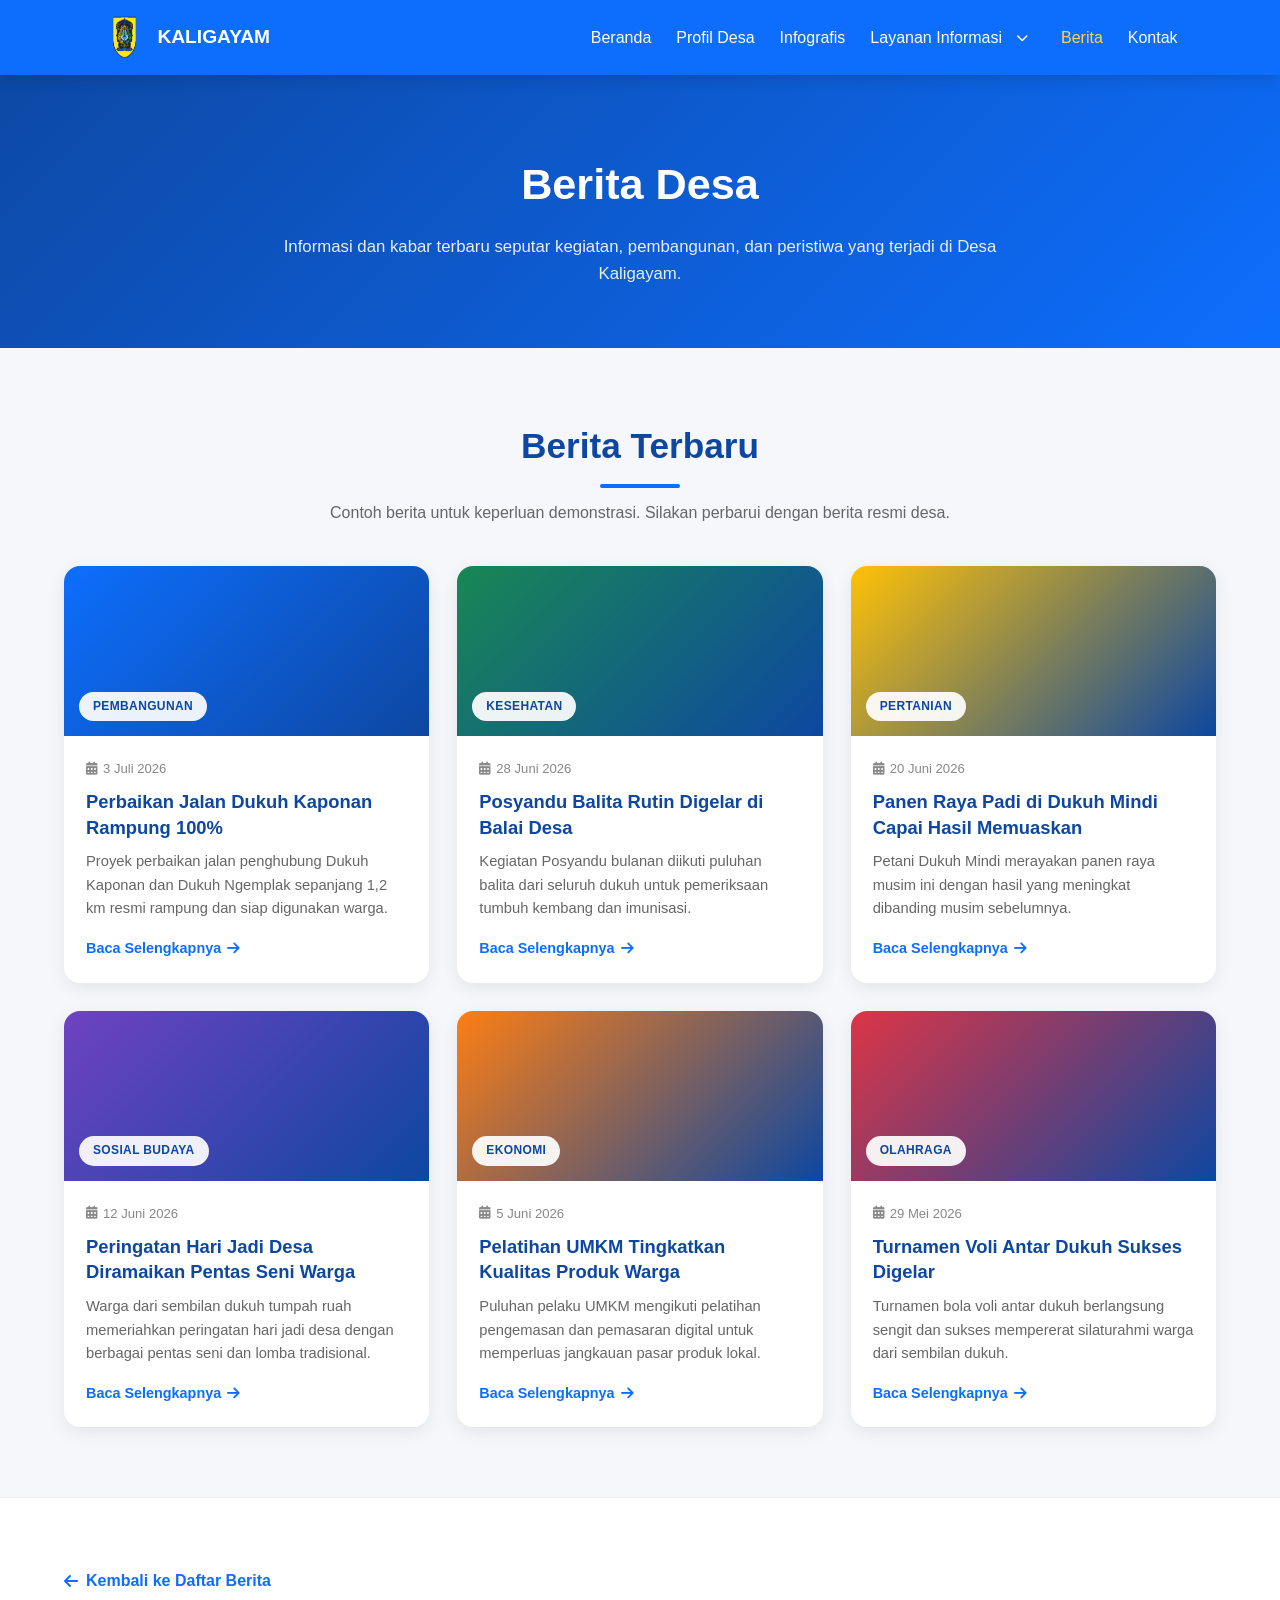
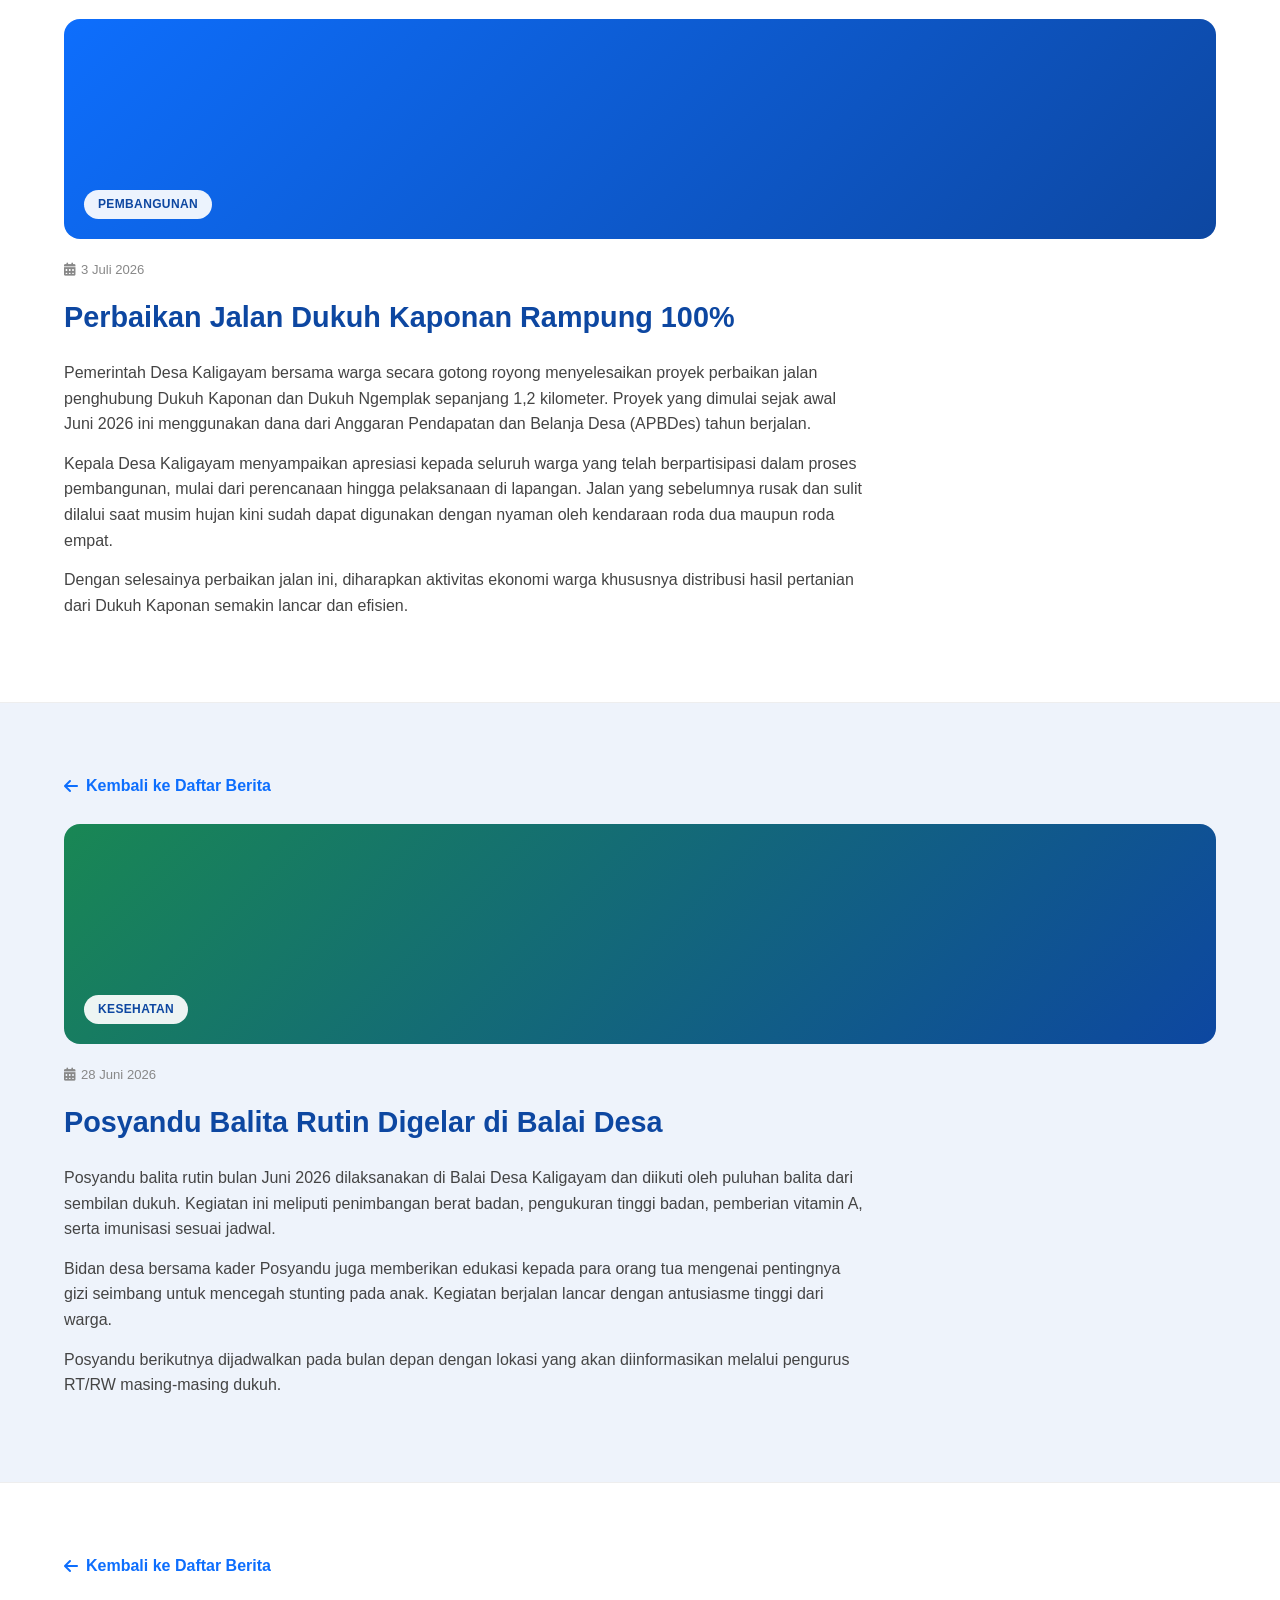
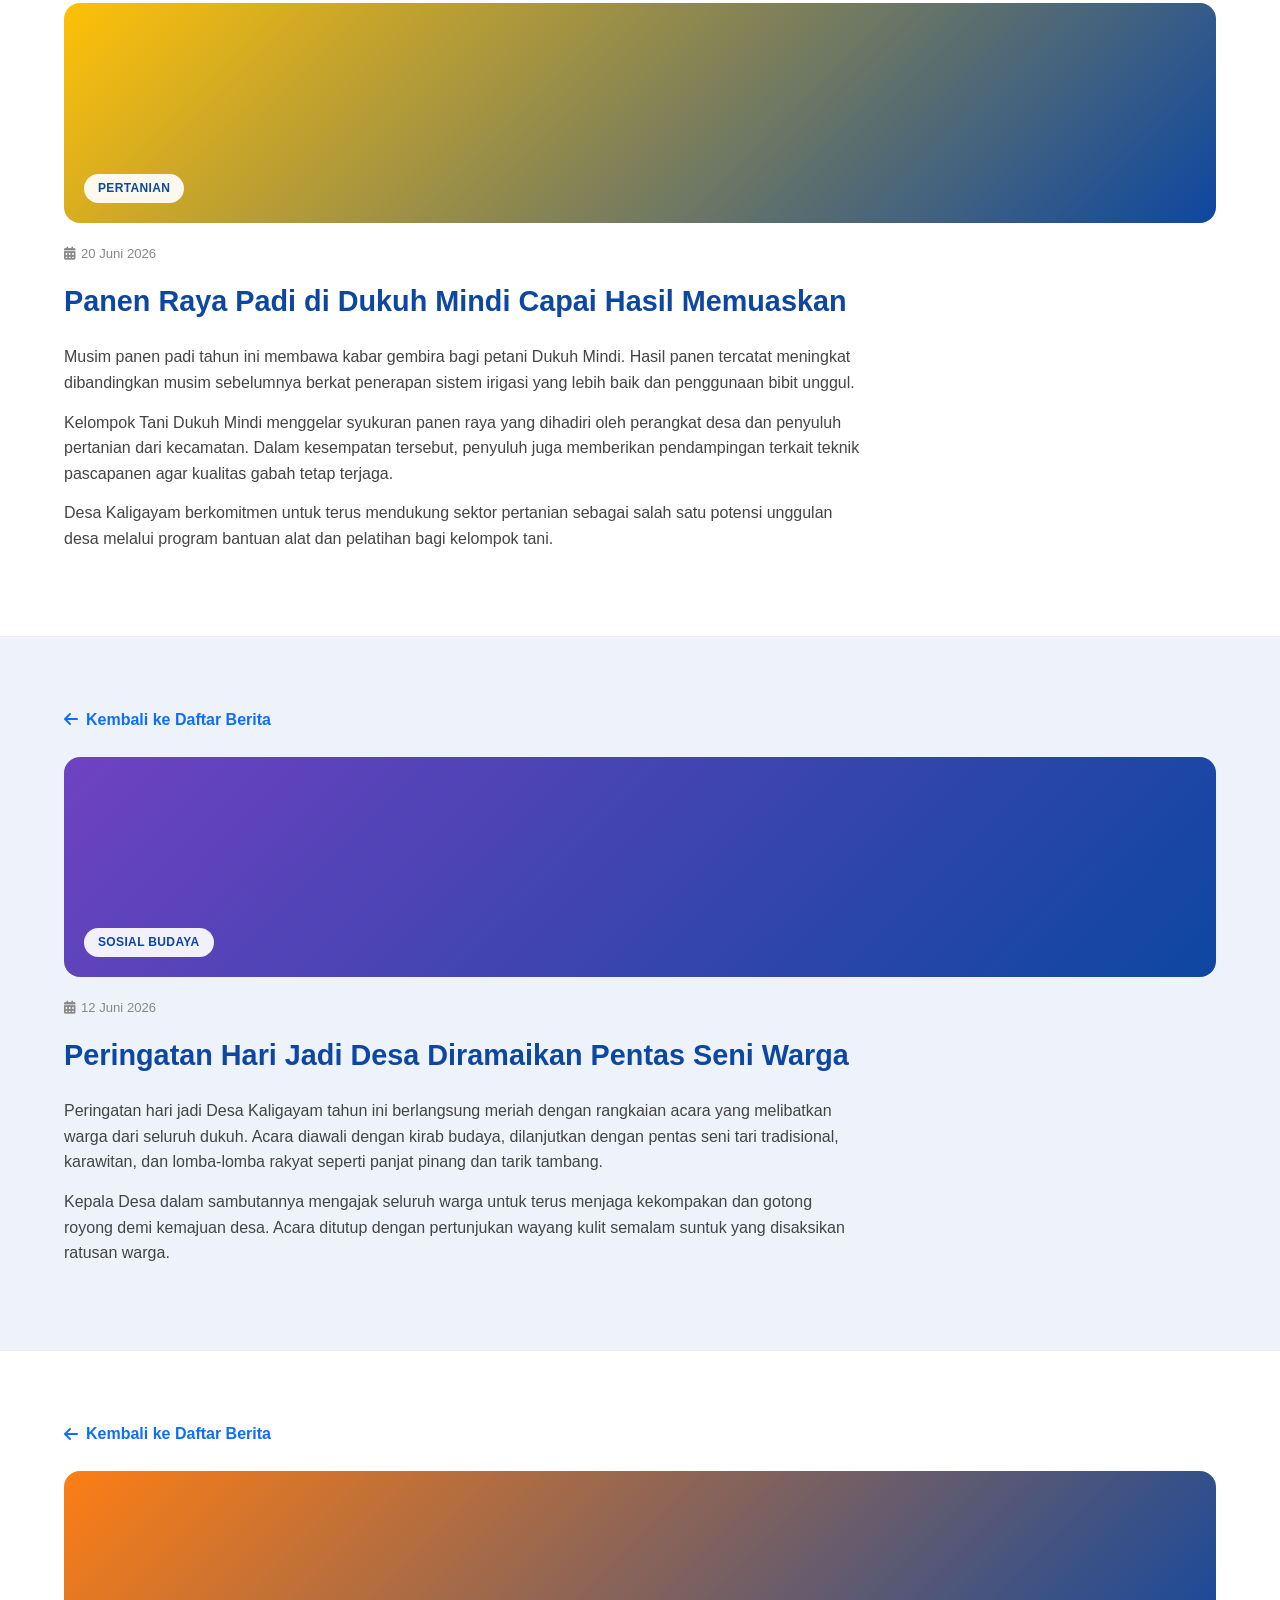
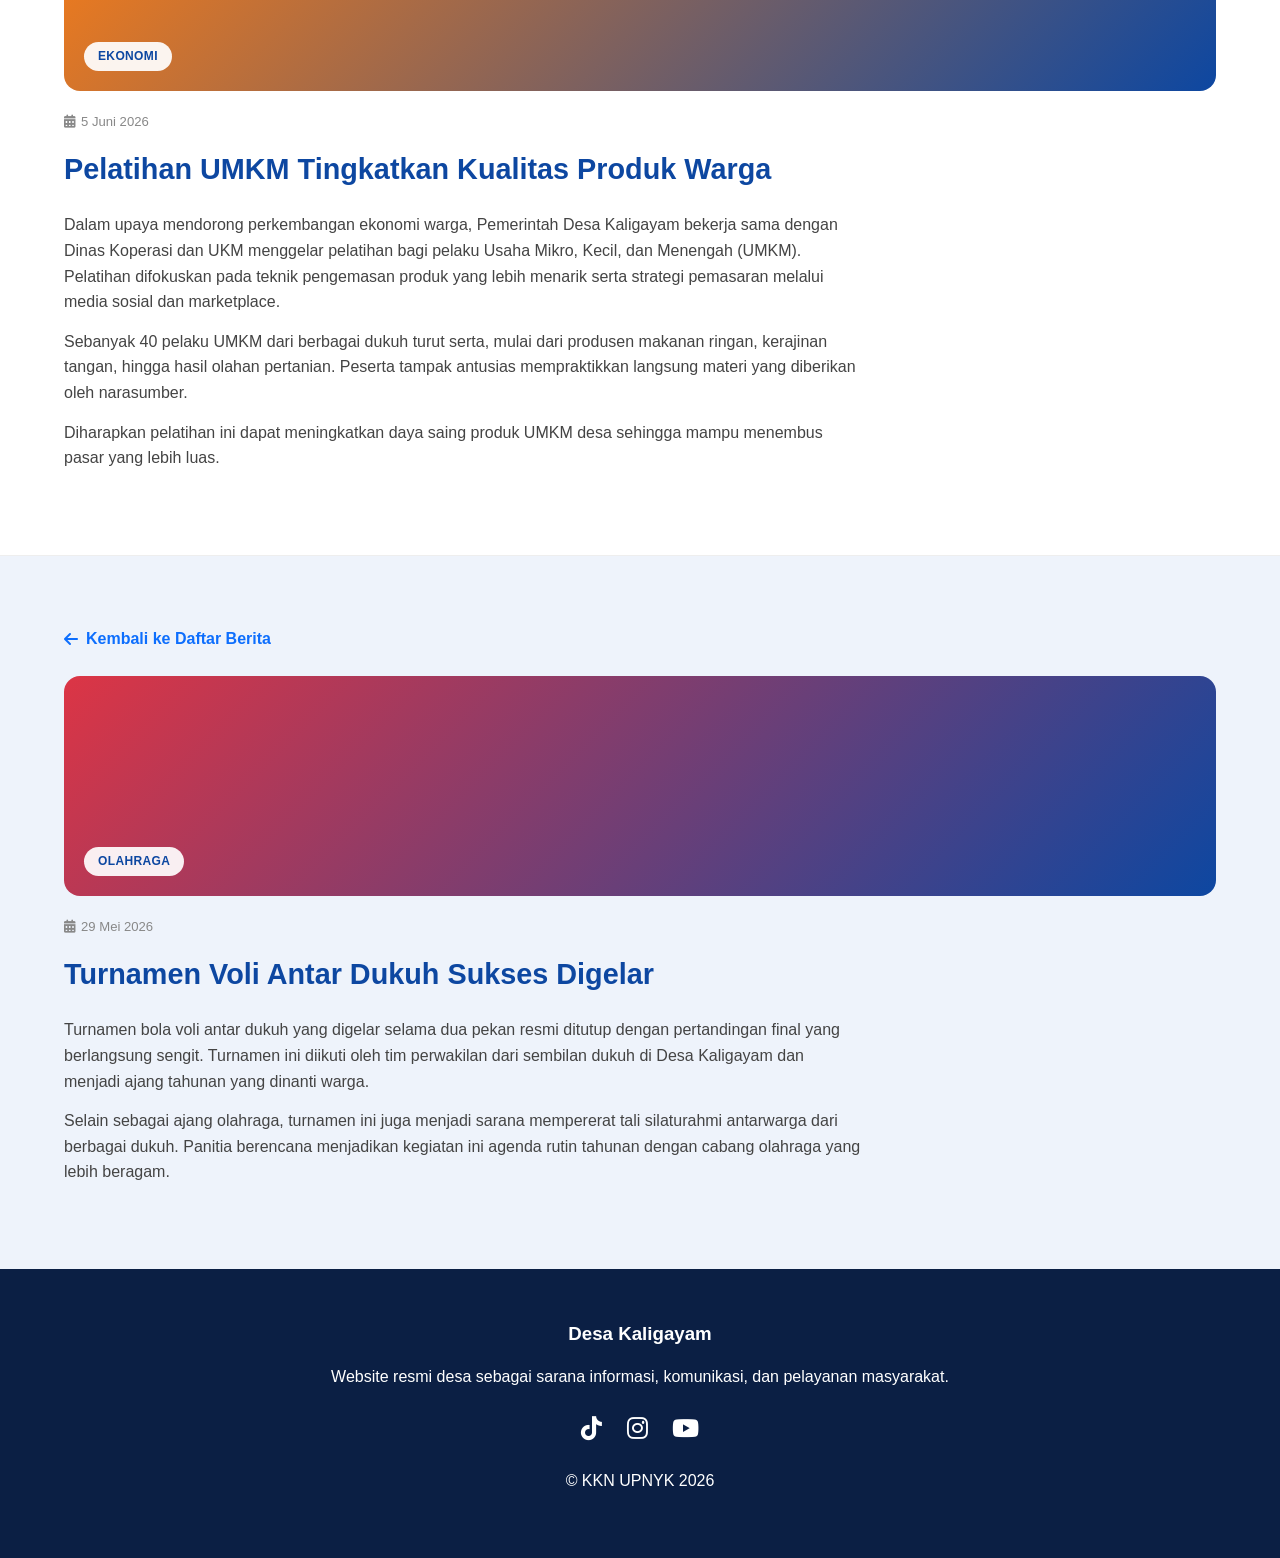
<file: berita.html>
<!DOCTYPE html>
<html lang="id">
<head>
    <meta charset="UTF-8">
    <meta name="viewport" content="width=device-width, initial-scale=1.0">
    <title>Berita Desa - Desa Kaligayam</title>

    <link rel="stylesheet"
    href="https://cdnjs.cloudflare.com/ajax/libs/font-awesome/6.5.1/css/all.min.css">

    <style>

*{margin:0;padding:0;box-sizing:border-box;}
html{scroll-behavior:smooth;}
body{font-family:'Segoe UI', Tahoma, Geneva, Verdana, sans-serif;background:#f5f7fa;color:#333;line-height:1.6;}
a{text-decoration:none;}
ul{list-style:none;}
img{max-width:100%;display:block;}
.container{width:90%;max-width:1200px;margin:auto;}
section{padding:70px 0;}
.section-title{text-align:center;margin-bottom:40px;}
.section-title h2{font-size:2.2rem;color:#0d47a1;position:relative;}
.section-title h2::after{content:'';width:80px;height:4px;background:#0d6efd;display:block;margin:10px auto;border-radius:20px;}
.section-title p{color:#666;max-width:700px;margin:12px auto 0;}

/* NAVBAR */
.navbar{position:fixed;top:0;left:0;width:100%;padding:15px 8%;background:#0d6efd;display:flex;justify-content:space-between;align-items:center;z-index:1000;box-shadow:0 3px 15px rgba(0,0,0,0.15);}
.logo{display:flex;align-items:center;gap:10px;}
.logo img{width:45px;height:45px;}
.logo span{color:white;font-size:1.2rem;font-weight:700;}
.nav-menu{display:flex;gap:25px;}
.nav-menu a{color:white;font-weight:500;transition:0.3s;}
.nav-menu a:hover{color:#ffd54f;}
.nav-menu a.active{color:#ffd54f;}
.hamburger{display:none;color:white;font-size:1.5rem;cursor:pointer;}
.dropdown{position:relative;}
.dropdown-menu{position:absolute;top:100%;left:0;min-width:220px;background:#fff;border-radius:8px;box-shadow:0 5px 15px rgba(0,0,0,0.15);display:none;z-index:999;}
.dropdown-menu li{width:100%;}
.dropdown-menu li a{display:block;padding:12px 15px;color:#333;transition:0.3s;}
.dropdown-menu li a:hover{background:#0d6efd;color:#fff;}
.dropdown:hover .dropdown-menu{display:block;}
.dropdown-head{display:flex;align-items:center;justify-content:center;gap:6px;}
.dropdown-toggle{cursor:pointer;display:inline-flex;align-items:center;justify-content:center;color:white;font-size:12px;padding:4px 8px;}
.dropdown-toggle i{transition:0.3s;}
.dropdown.show .dropdown-toggle i{transform:rotate(180deg);}
.dropdown.show .dropdown-menu{display:block;}

/* HERO */
.hero-infografis{padding-top:150px;padding-bottom:60px;background:linear-gradient(135deg,#0d47a1,#0d6efd);color:#fff;text-align:center;}
.hero-infografis h1{font-size:2.7rem;margin-bottom:15px;}
.hero-infografis p{max-width:750px;margin:auto;color:rgba(255,255,255,.9);font-size:1.05rem;}

/* BERITA GRID */
.berita-grid{display:grid;grid-template-columns:repeat(3,1fr);gap:28px;}
.berita-card{background:#fff;border-radius:16px;overflow:hidden;box-shadow:0 5px 18px rgba(0,0,0,.08);transition:.3s;}
.berita-card:hover{transform:translateY(-8px);box-shadow:0 10px 25px rgba(0,0,0,.12);}
.berita-thumb{height:170px;position:relative;display:flex;align-items:flex-end;padding:15px;}
.berita-kategori{background:rgba(255,255,255,.92);color:#0d47a1;font-size:.75rem;font-weight:700;padding:5px 14px;border-radius:20px;text-transform:uppercase;letter-spacing:.03em;}
.berita-content{padding:22px;}
.berita-tanggal{color:#888;font-size:.82rem;display:flex;align-items:center;gap:6px;margin-bottom:10px;}
.berita-content h3{color:#0d47a1;font-size:1.15rem;margin-bottom:10px;line-height:1.4;}
.berita-content p{color:#666;font-size:.92rem;margin-bottom:14px;}
.berita-link{color:#0d6efd;font-weight:600;font-size:.9rem;display:inline-flex;align-items:center;gap:6px;transition:.3s;}
.berita-link:hover{gap:10px;}

/* BERITA DETAIL */
.berita-detail{background:#fff;border-top:1px solid #eee;}
.berita-detail:nth-child(odd){background:#eef3fb;}
.back-link{display:inline-flex;align-items:center;gap:8px;color:#0d6efd;font-weight:600;margin-bottom:25px;}
.back-link:hover{color:#0d47a1;}
.berita-detail-header{height:220px;border-radius:16px;display:flex;align-items:flex-end;padding:20px;margin-bottom:20px;}
.berita-detail h2{color:#0d47a1;font-size:1.8rem;margin:14px 0 20px;}
.berita-detail p{color:#444;margin-bottom:14px;max-width:800px;}

footer{background:#0b1f44;color:white;text-align:center;padding:50px 20px;}
.footer-content h3{margin-bottom:15px;}
.footer-content p{margin-bottom:15px;}
.social{margin:20px 0;}
.social a{color:white;font-size:1.5rem;margin:0 10px;transition:0.3s;}
.social a:hover{color:#ffc107;}

@media(max-width:900px){
    .berita-grid{grid-template-columns:1fr 1fr;}
}
@media(max-width:768px){
    .hero-infografis h1{font-size:2rem;}
    .nav-menu{
        display:none;
        flex-direction:column;
        position:absolute;
        top:75px;
        left:0;
        width:100%;
        background:#0d6efd;
        padding:20px;
        text-align:center;
    }
    .nav-menu.active{display:flex;}
    .hamburger{display:block;}
    .berita-grid{grid-template-columns:1fr;}
    .dropdown:hover .dropdown-menu{display:none;}
    .dropdown-menu{position:static;width:100%;margin-top:10px;box-shadow:none;}
    .dropdown.show .dropdown-menu{display:block;}
}

    </style>

</head>
<body>

    <!-- NAVBAR -->
    <header>
<nav class="navbar">

    <div class="logo">
        <img src="./logo.png" alt="Logo Desa">
        <span>KALIGAYAM</span>
    </div>

    <ul class="nav-menu">

        <li><a href="index.html">Beranda</a></li>

        <li><a href="profil-desa.html">Profil Desa</a></li>

        <li><a href="infografis.html">Infografis</a></li>

        <!-- MENU LAYANAN INFORMASI -->
        <li class="dropdown">

            <div class="dropdown-head">
                <a href="layanan-informasi.html">Layanan Informasi</a>
                <span class="dropdown-toggle"><i class="fas fa-chevron-down"></i></span>
            </div>

            <ul class="dropdown-menu">
                <li><a href="layanan-informasi.html#kk">Kartu Keluarga</a></li>
                <li><a href="layanan-informasi.html#ktp">KTP</a></li>
                <li><a href="layanan-informasi.html#kia">KIA</a></li>
                <li><a href="layanan-informasi.html#akta-kematian">Akta Kematian</a></li>
                <li><a href="layanan-informasi.html#akta-lahir">Akta Lahir</a></li>
                <li><a href="layanan-informasi.html#akta-cerai">Akta Cerai</a></li>
                <li><a href="layanan-informasi.html#pernikahan">Pernikahan</a></li>
            </ul>

        </li>

        <li><a href="berita.html" class="active">Berita</a></li>

        <li><a href="index.html#contact">Kontak</a></li>

    </ul>

    <div class="hamburger">
        <i class="fas fa-bars"></i>
    </div>

</nav>
    </header>

    <!-- HERO -->
    <section class="hero-infografis">
        <div class="container">
            <h1>Berita Desa</h1>
            <p>
                Informasi dan kabar terbaru seputar kegiatan, pembangunan,
                dan peristiwa yang terjadi di Desa Kaligayam.
            </p>
        </div>
    </section>

    <!-- DAFTAR BERITA -->
    <section id="daftar-berita">
        <div class="container">

            <div class="section-title">
                <h2>Berita Terbaru</h2>
                <p>Contoh berita untuk keperluan demonstrasi. Silakan perbarui dengan berita resmi desa.</p>
            </div>

            <div class="berita-grid">
                <div class="berita-card">
                    <div class="berita-thumb" style="background:linear-gradient(135deg,#0d6efd,#0d47a1);">
                        <span class="berita-kategori">Pembangunan</span>
                    </div>
                    <div class="berita-content">
                        <span class="berita-tanggal"><i class="fas fa-calendar-days"></i> 3 Juli 2026</span>
                        <h3>Perbaikan Jalan Dukuh Kaponan Rampung 100%</h3>
                        <p>Proyek perbaikan jalan penghubung Dukuh Kaponan dan Dukuh Ngemplak sepanjang 1,2 km resmi rampung dan siap digunakan warga.</p>
                        <a href="#berita-1" class="berita-link">Baca Selengkapnya <i class="fas fa-arrow-right"></i></a>
                    </div>
                </div>
                <div class="berita-card">
                    <div class="berita-thumb" style="background:linear-gradient(135deg,#198754,#0d47a1);">
                        <span class="berita-kategori">Kesehatan</span>
                    </div>
                    <div class="berita-content">
                        <span class="berita-tanggal"><i class="fas fa-calendar-days"></i> 28 Juni 2026</span>
                        <h3>Posyandu Balita Rutin Digelar di Balai Desa</h3>
                        <p>Kegiatan Posyandu bulanan diikuti puluhan balita dari seluruh dukuh untuk pemeriksaan tumbuh kembang dan imunisasi.</p>
                        <a href="#berita-2" class="berita-link">Baca Selengkapnya <i class="fas fa-arrow-right"></i></a>
                    </div>
                </div>
                <div class="berita-card">
                    <div class="berita-thumb" style="background:linear-gradient(135deg,#ffc107,#0d47a1);">
                        <span class="berita-kategori">Pertanian</span>
                    </div>
                    <div class="berita-content">
                        <span class="berita-tanggal"><i class="fas fa-calendar-days"></i> 20 Juni 2026</span>
                        <h3>Panen Raya Padi di Dukuh Mindi Capai Hasil Memuaskan</h3>
                        <p>Petani Dukuh Mindi merayakan panen raya musim ini dengan hasil yang meningkat dibanding musim sebelumnya.</p>
                        <a href="#berita-3" class="berita-link">Baca Selengkapnya <i class="fas fa-arrow-right"></i></a>
                    </div>
                </div>
                <div class="berita-card">
                    <div class="berita-thumb" style="background:linear-gradient(135deg,#6f42c1,#0d47a1);">
                        <span class="berita-kategori">Sosial Budaya</span>
                    </div>
                    <div class="berita-content">
                        <span class="berita-tanggal"><i class="fas fa-calendar-days"></i> 12 Juni 2026</span>
                        <h3>Peringatan Hari Jadi Desa Diramaikan Pentas Seni Warga</h3>
                        <p>Warga dari sembilan dukuh tumpah ruah memeriahkan peringatan hari jadi desa dengan berbagai pentas seni dan lomba tradisional.</p>
                        <a href="#berita-4" class="berita-link">Baca Selengkapnya <i class="fas fa-arrow-right"></i></a>
                    </div>
                </div>
                <div class="berita-card">
                    <div class="berita-thumb" style="background:linear-gradient(135deg,#fd7e14,#0d47a1);">
                        <span class="berita-kategori">Ekonomi</span>
                    </div>
                    <div class="berita-content">
                        <span class="berita-tanggal"><i class="fas fa-calendar-days"></i> 5 Juni 2026</span>
                        <h3>Pelatihan UMKM Tingkatkan Kualitas Produk Warga</h3>
                        <p>Puluhan pelaku UMKM mengikuti pelatihan pengemasan dan pemasaran digital untuk memperluas jangkauan pasar produk lokal.</p>
                        <a href="#berita-5" class="berita-link">Baca Selengkapnya <i class="fas fa-arrow-right"></i></a>
                    </div>
                </div>
                <div class="berita-card">
                    <div class="berita-thumb" style="background:linear-gradient(135deg,#dc3545,#0d47a1);">
                        <span class="berita-kategori">Olahraga</span>
                    </div>
                    <div class="berita-content">
                        <span class="berita-tanggal"><i class="fas fa-calendar-days"></i> 29 Mei 2026</span>
                        <h3>Turnamen Voli Antar Dukuh Sukses Digelar</h3>
                        <p>Turnamen bola voli antar dukuh berlangsung sengit dan sukses mempererat silaturahmi warga dari sembilan dukuh.</p>
                        <a href="#berita-6" class="berita-link">Baca Selengkapnya <i class="fas fa-arrow-right"></i></a>
                    </div>
                </div>
            </div>

        </div>
    </section>

    <section id="berita-1" class="berita-detail">
        <div class="container">
            <a href="#daftar-berita" class="back-link"><i class="fas fa-arrow-left"></i> Kembali ke Daftar Berita</a>
            <div class="berita-detail-header" style="background:linear-gradient(135deg,#0d6efd,#0d47a1);">
                <span class="berita-kategori">Pembangunan</span>
            </div>
            <span class="berita-tanggal"><i class="fas fa-calendar-days"></i> 3 Juli 2026</span>
            <h2>Perbaikan Jalan Dukuh Kaponan Rampung 100%</h2>
                <p>Pemerintah Desa Kaligayam bersama warga secara gotong royong menyelesaikan proyek perbaikan jalan penghubung Dukuh Kaponan dan Dukuh Ngemplak sepanjang 1,2 kilometer. Proyek yang dimulai sejak awal Juni 2026 ini menggunakan dana dari Anggaran Pendapatan dan Belanja Desa (APBDes) tahun berjalan.</p>
                <p>Kepala Desa Kaligayam menyampaikan apresiasi kepada seluruh warga yang telah berpartisipasi dalam proses pembangunan, mulai dari perencanaan hingga pelaksanaan di lapangan. Jalan yang sebelumnya rusak dan sulit dilalui saat musim hujan kini sudah dapat digunakan dengan nyaman oleh kendaraan roda dua maupun roda empat.</p>
                <p>Dengan selesainya perbaikan jalan ini, diharapkan aktivitas ekonomi warga khususnya distribusi hasil pertanian dari Dukuh Kaponan semakin lancar dan efisien.</p>
        </div>
    </section>
    <section id="berita-2" class="berita-detail">
        <div class="container">
            <a href="#daftar-berita" class="back-link"><i class="fas fa-arrow-left"></i> Kembali ke Daftar Berita</a>
            <div class="berita-detail-header" style="background:linear-gradient(135deg,#198754,#0d47a1);">
                <span class="berita-kategori">Kesehatan</span>
            </div>
            <span class="berita-tanggal"><i class="fas fa-calendar-days"></i> 28 Juni 2026</span>
            <h2>Posyandu Balita Rutin Digelar di Balai Desa</h2>
                <p>Posyandu balita rutin bulan Juni 2026 dilaksanakan di Balai Desa Kaligayam dan diikuti oleh puluhan balita dari sembilan dukuh. Kegiatan ini meliputi penimbangan berat badan, pengukuran tinggi badan, pemberian vitamin A, serta imunisasi sesuai jadwal.</p>
                <p>Bidan desa bersama kader Posyandu juga memberikan edukasi kepada para orang tua mengenai pentingnya gizi seimbang untuk mencegah stunting pada anak. Kegiatan berjalan lancar dengan antusiasme tinggi dari warga.</p>
                <p>Posyandu berikutnya dijadwalkan pada bulan depan dengan lokasi yang akan diinformasikan melalui pengurus RT/RW masing-masing dukuh.</p>
        </div>
    </section>
    <section id="berita-3" class="berita-detail">
        <div class="container">
            <a href="#daftar-berita" class="back-link"><i class="fas fa-arrow-left"></i> Kembali ke Daftar Berita</a>
            <div class="berita-detail-header" style="background:linear-gradient(135deg,#ffc107,#0d47a1);">
                <span class="berita-kategori">Pertanian</span>
            </div>
            <span class="berita-tanggal"><i class="fas fa-calendar-days"></i> 20 Juni 2026</span>
            <h2>Panen Raya Padi di Dukuh Mindi Capai Hasil Memuaskan</h2>
                <p>Musim panen padi tahun ini membawa kabar gembira bagi petani Dukuh Mindi. Hasil panen tercatat meningkat dibandingkan musim sebelumnya berkat penerapan sistem irigasi yang lebih baik dan penggunaan bibit unggul.</p>
                <p>Kelompok Tani Dukuh Mindi menggelar syukuran panen raya yang dihadiri oleh perangkat desa dan penyuluh pertanian dari kecamatan. Dalam kesempatan tersebut, penyuluh juga memberikan pendampingan terkait teknik pascapanen agar kualitas gabah tetap terjaga.</p>
                <p>Desa Kaligayam berkomitmen untuk terus mendukung sektor pertanian sebagai salah satu potensi unggulan desa melalui program bantuan alat dan pelatihan bagi kelompok tani.</p>
        </div>
    </section>
    <section id="berita-4" class="berita-detail">
        <div class="container">
            <a href="#daftar-berita" class="back-link"><i class="fas fa-arrow-left"></i> Kembali ke Daftar Berita</a>
            <div class="berita-detail-header" style="background:linear-gradient(135deg,#6f42c1,#0d47a1);">
                <span class="berita-kategori">Sosial Budaya</span>
            </div>
            <span class="berita-tanggal"><i class="fas fa-calendar-days"></i> 12 Juni 2026</span>
            <h2>Peringatan Hari Jadi Desa Diramaikan Pentas Seni Warga</h2>
                <p>Peringatan hari jadi Desa Kaligayam tahun ini berlangsung meriah dengan rangkaian acara yang melibatkan warga dari seluruh dukuh. Acara diawali dengan kirab budaya, dilanjutkan dengan pentas seni tari tradisional, karawitan, dan lomba-lomba rakyat seperti panjat pinang dan tarik tambang.</p>
                <p>Kepala Desa dalam sambutannya mengajak seluruh warga untuk terus menjaga kekompakan dan gotong royong demi kemajuan desa. Acara ditutup dengan pertunjukan wayang kulit semalam suntuk yang disaksikan ratusan warga.</p>
        </div>
    </section>
    <section id="berita-5" class="berita-detail">
        <div class="container">
            <a href="#daftar-berita" class="back-link"><i class="fas fa-arrow-left"></i> Kembali ke Daftar Berita</a>
            <div class="berita-detail-header" style="background:linear-gradient(135deg,#fd7e14,#0d47a1);">
                <span class="berita-kategori">Ekonomi</span>
            </div>
            <span class="berita-tanggal"><i class="fas fa-calendar-days"></i> 5 Juni 2026</span>
            <h2>Pelatihan UMKM Tingkatkan Kualitas Produk Warga</h2>
                <p>Dalam upaya mendorong perkembangan ekonomi warga, Pemerintah Desa Kaligayam bekerja sama dengan Dinas Koperasi dan UKM menggelar pelatihan bagi pelaku Usaha Mikro, Kecil, dan Menengah (UMKM). Pelatihan difokuskan pada teknik pengemasan produk yang lebih menarik serta strategi pemasaran melalui media sosial dan marketplace.</p>
                <p>Sebanyak 40 pelaku UMKM dari berbagai dukuh turut serta, mulai dari produsen makanan ringan, kerajinan tangan, hingga hasil olahan pertanian. Peserta tampak antusias mempraktikkan langsung materi yang diberikan oleh narasumber.</p>
                <p>Diharapkan pelatihan ini dapat meningkatkan daya saing produk UMKM desa sehingga mampu menembus pasar yang lebih luas.</p>
        </div>
    </section>
    <section id="berita-6" class="berita-detail">
        <div class="container">
            <a href="#daftar-berita" class="back-link"><i class="fas fa-arrow-left"></i> Kembali ke Daftar Berita</a>
            <div class="berita-detail-header" style="background:linear-gradient(135deg,#dc3545,#0d47a1);">
                <span class="berita-kategori">Olahraga</span>
            </div>
            <span class="berita-tanggal"><i class="fas fa-calendar-days"></i> 29 Mei 2026</span>
            <h2>Turnamen Voli Antar Dukuh Sukses Digelar</h2>
                <p>Turnamen bola voli antar dukuh yang digelar selama dua pekan resmi ditutup dengan pertandingan final yang berlangsung sengit. Turnamen ini diikuti oleh tim perwakilan dari sembilan dukuh di Desa Kaligayam dan menjadi ajang tahunan yang dinanti warga.</p>
                <p>Selain sebagai ajang olahraga, turnamen ini juga menjadi sarana mempererat tali silaturahmi antarwarga dari berbagai dukuh. Panitia berencana menjadikan kegiatan ini agenda rutin tahunan dengan cabang olahraga yang lebih beragam.</p>
        </div>
    </section>
    <!-- FOOTER -->
    <footer>

        <div class="footer-content">

            <h3>Desa Kaligayam</h3>

            <p>
                Website resmi desa sebagai sarana informasi,
                komunikasi, dan pelayanan masyarakat.
            </p>

            <div class="social">
                <a href="https://www.tiktok.com/@kaligayam.official" target="_blank" rel="noopener noreferrer"><i class="fab fa-tiktok"></i></a>
                <a href="https://www.instagram.com/desa_kaligayam" target="_blank" rel="noopener noreferrer"><i class="fab fa-instagram"></i></a>
                <a href="#" target="_blank" rel="noopener noreferrer"><i class="fab fa-youtube"></i></a>
            </div>

            <p>
                © KKN UPNYK 2026
            </p>

        </div>

    </footer>


<script src="index.js"></script>

</body>
</html>
</file>
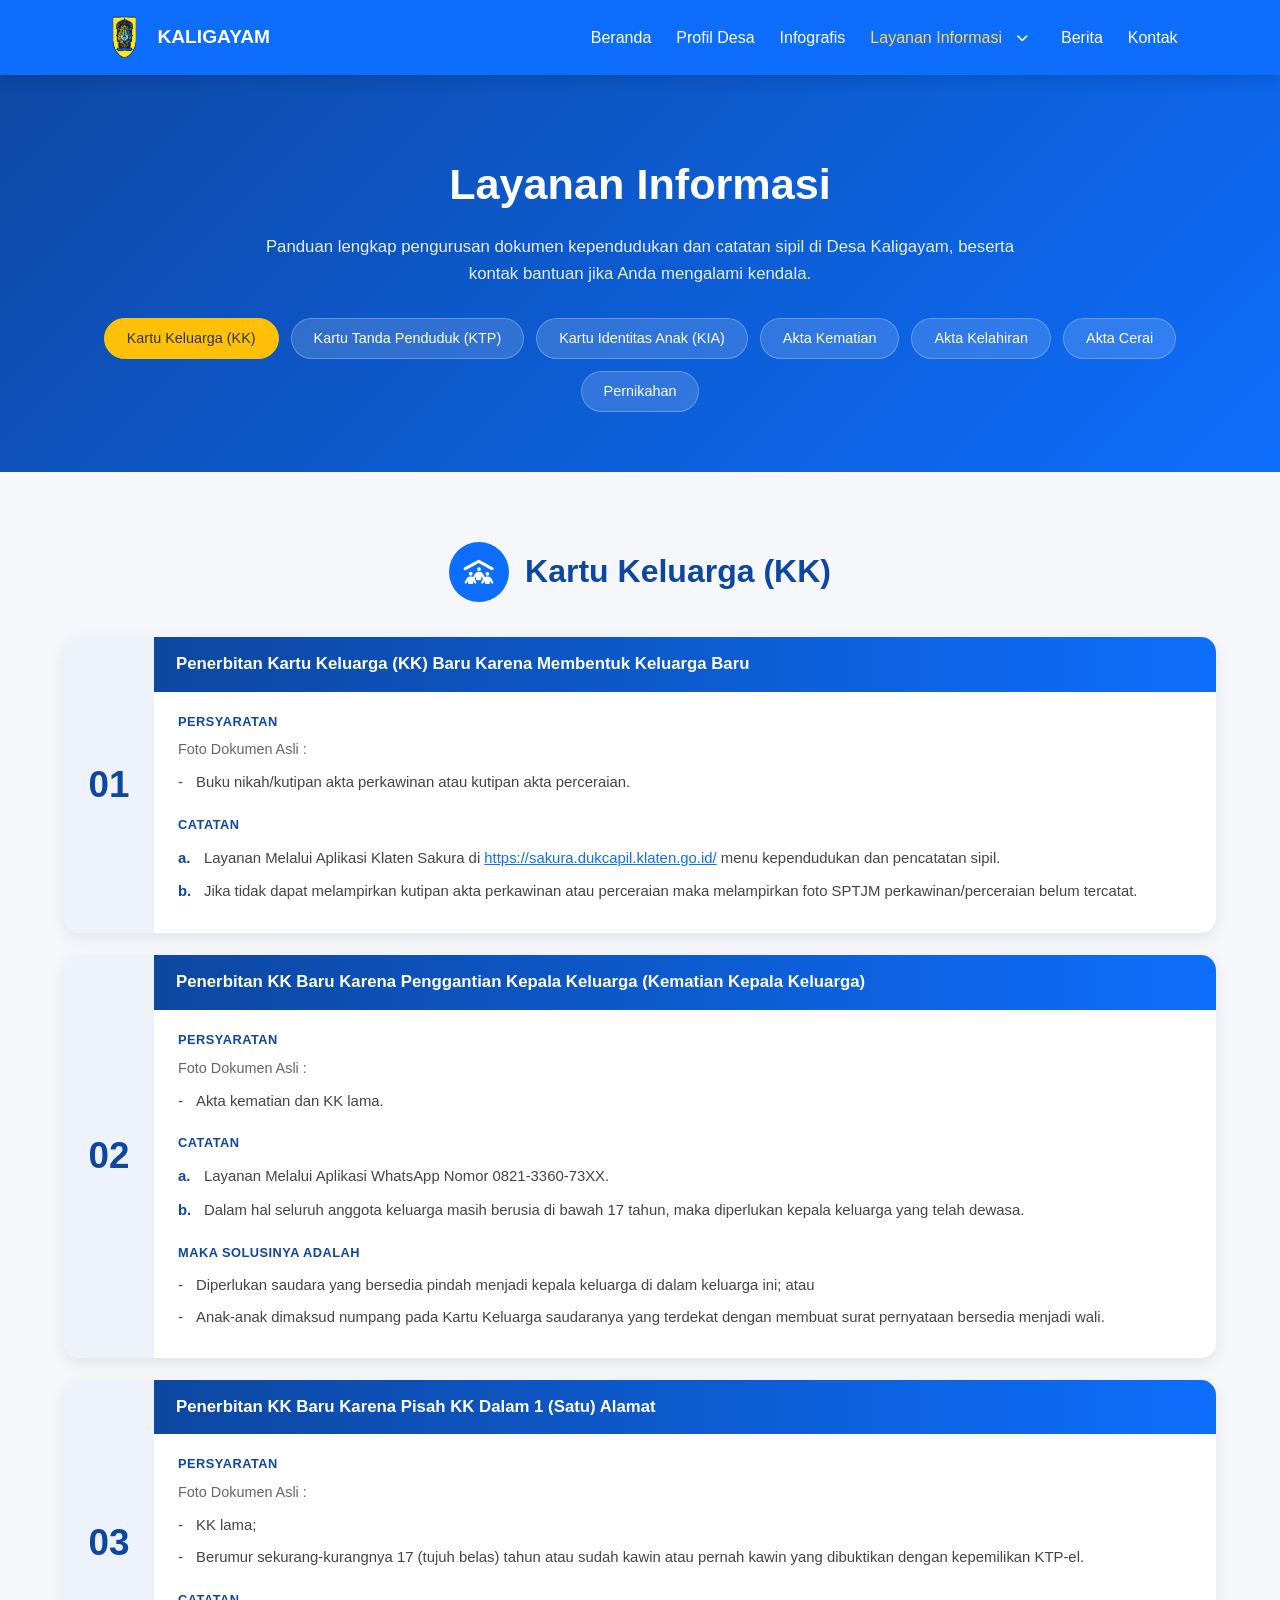
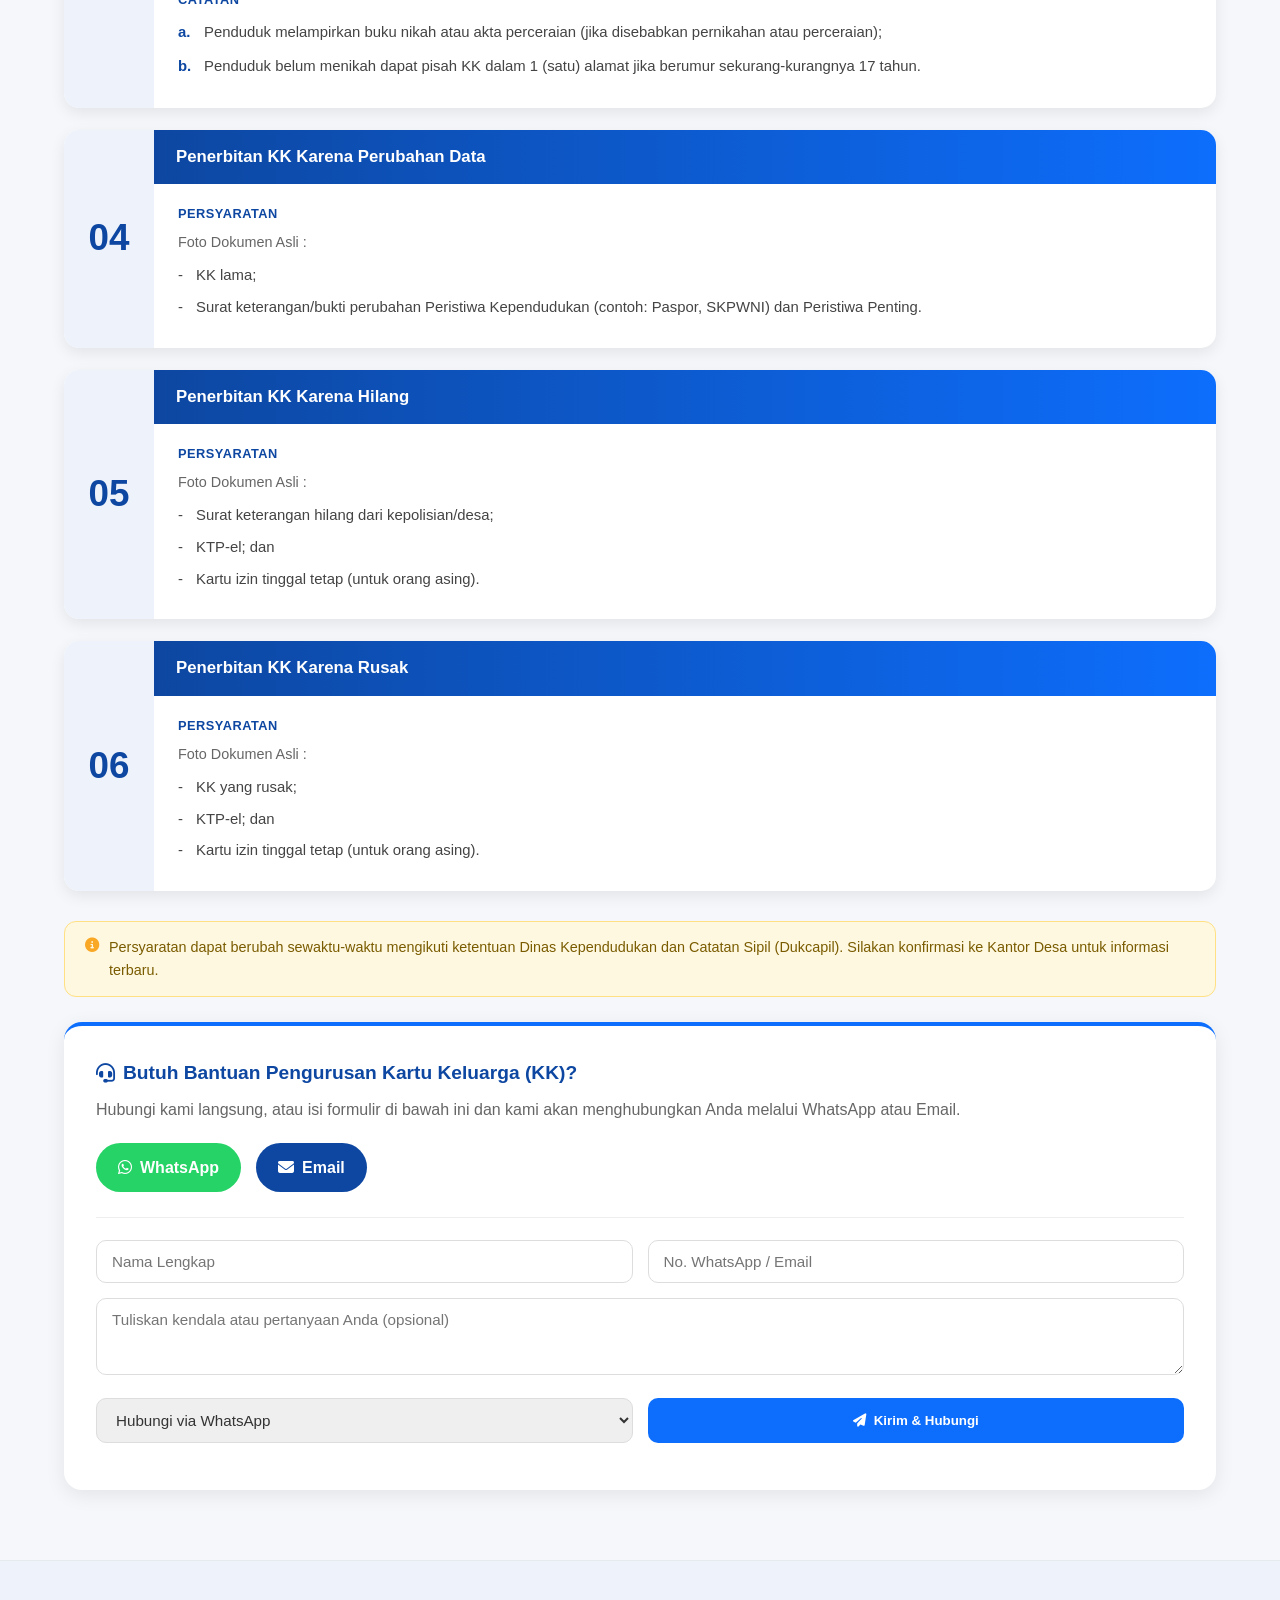
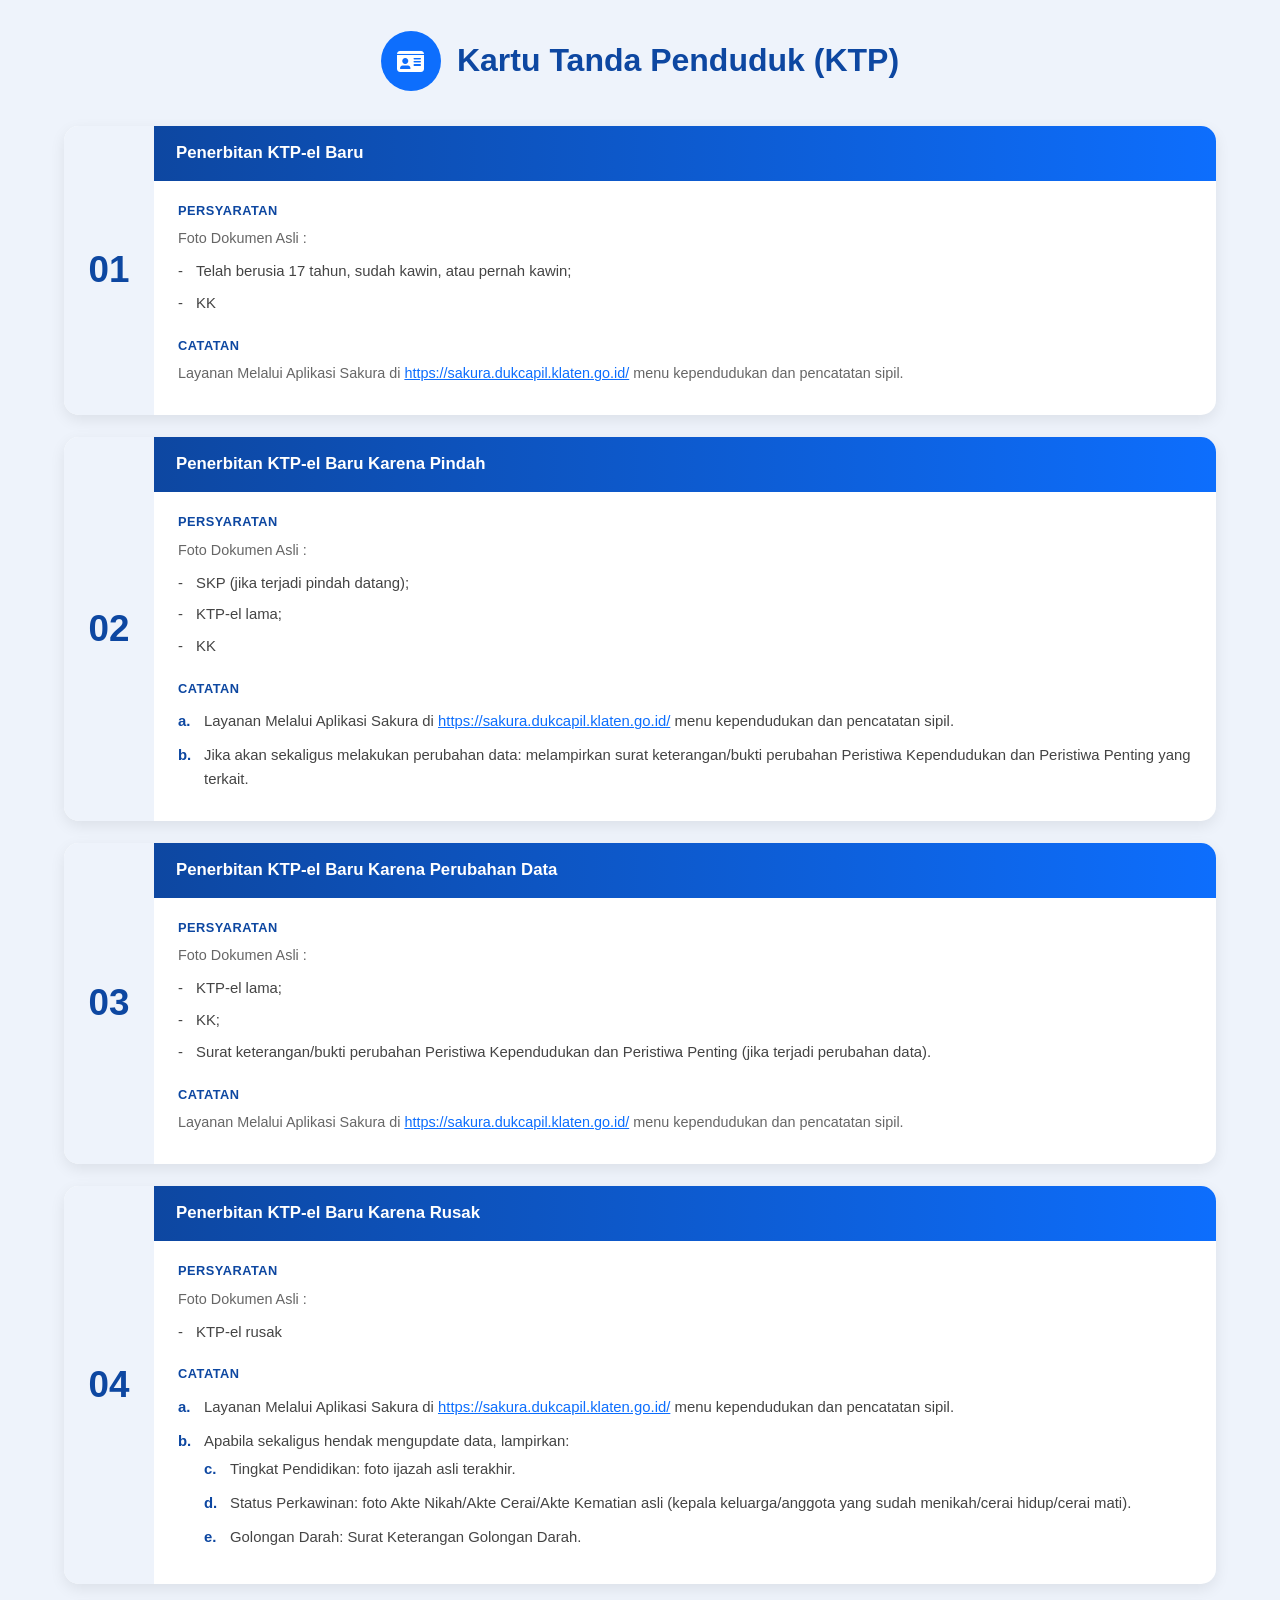
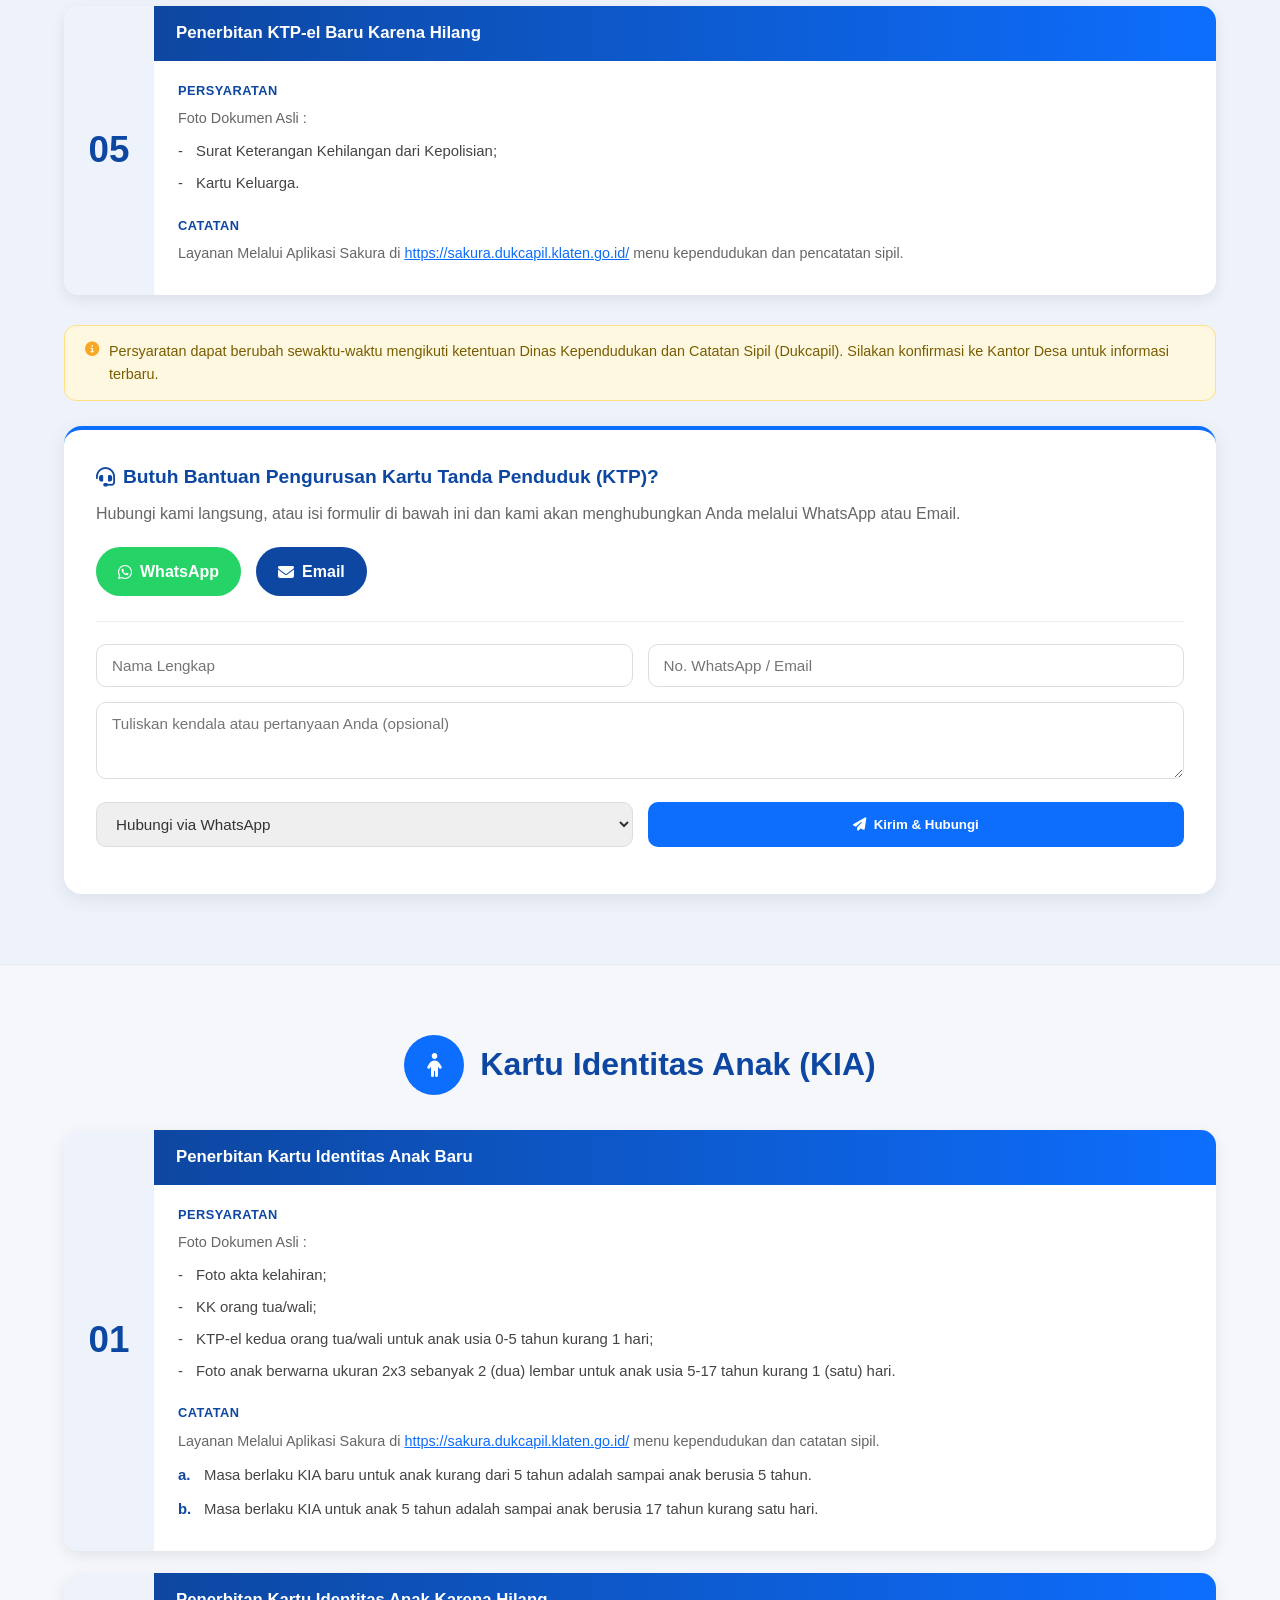
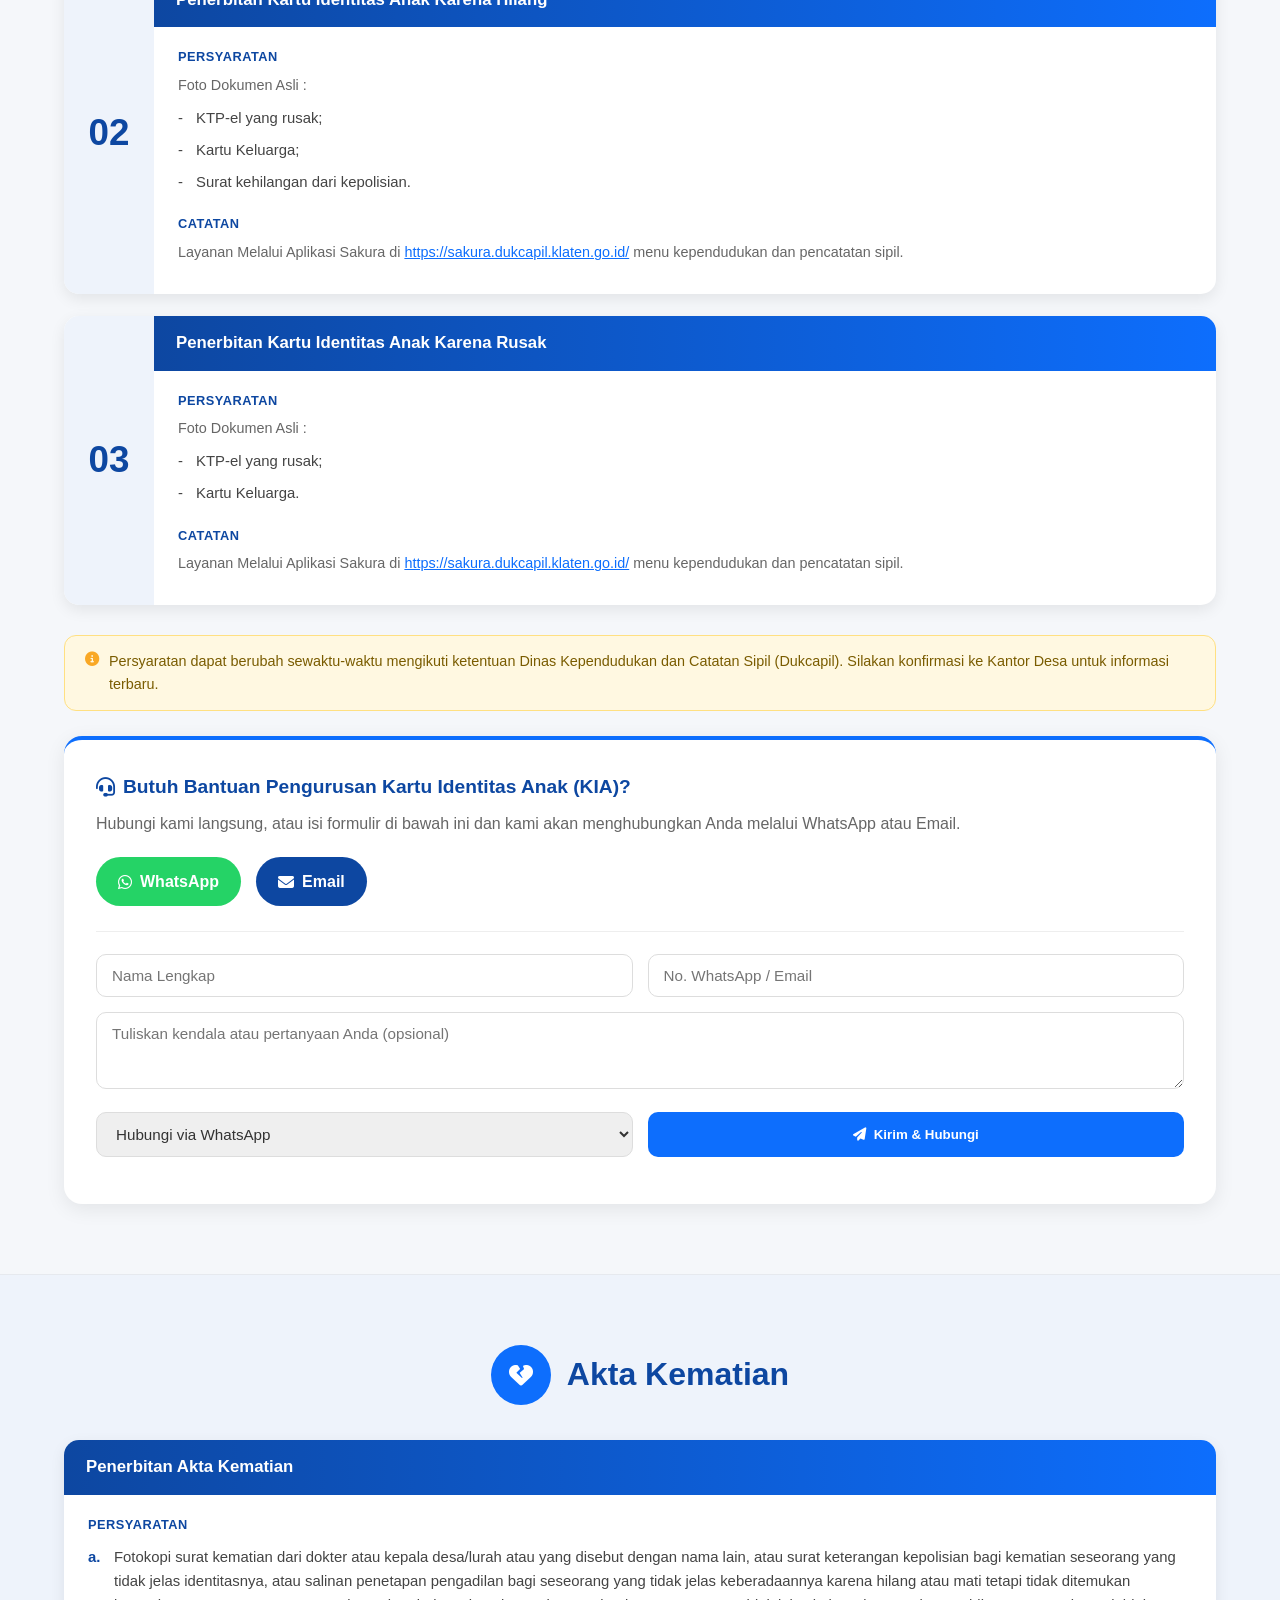
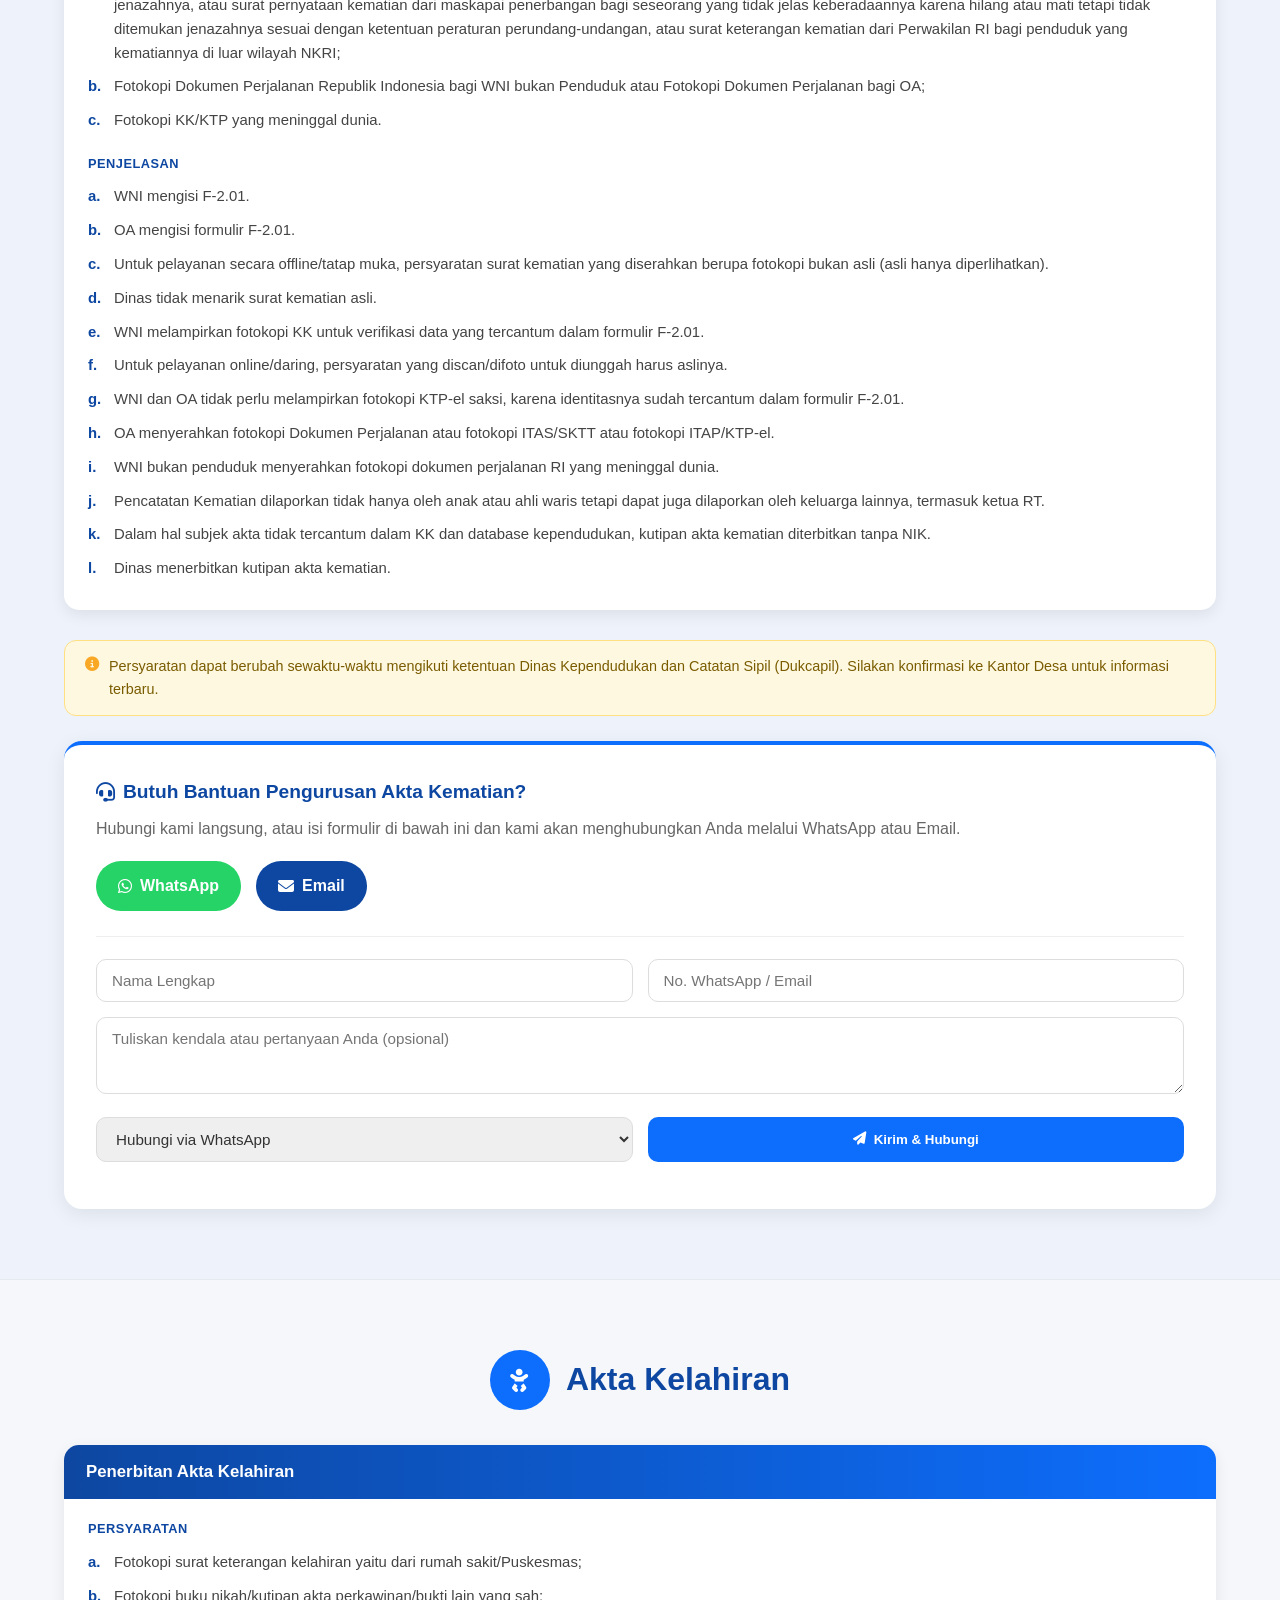
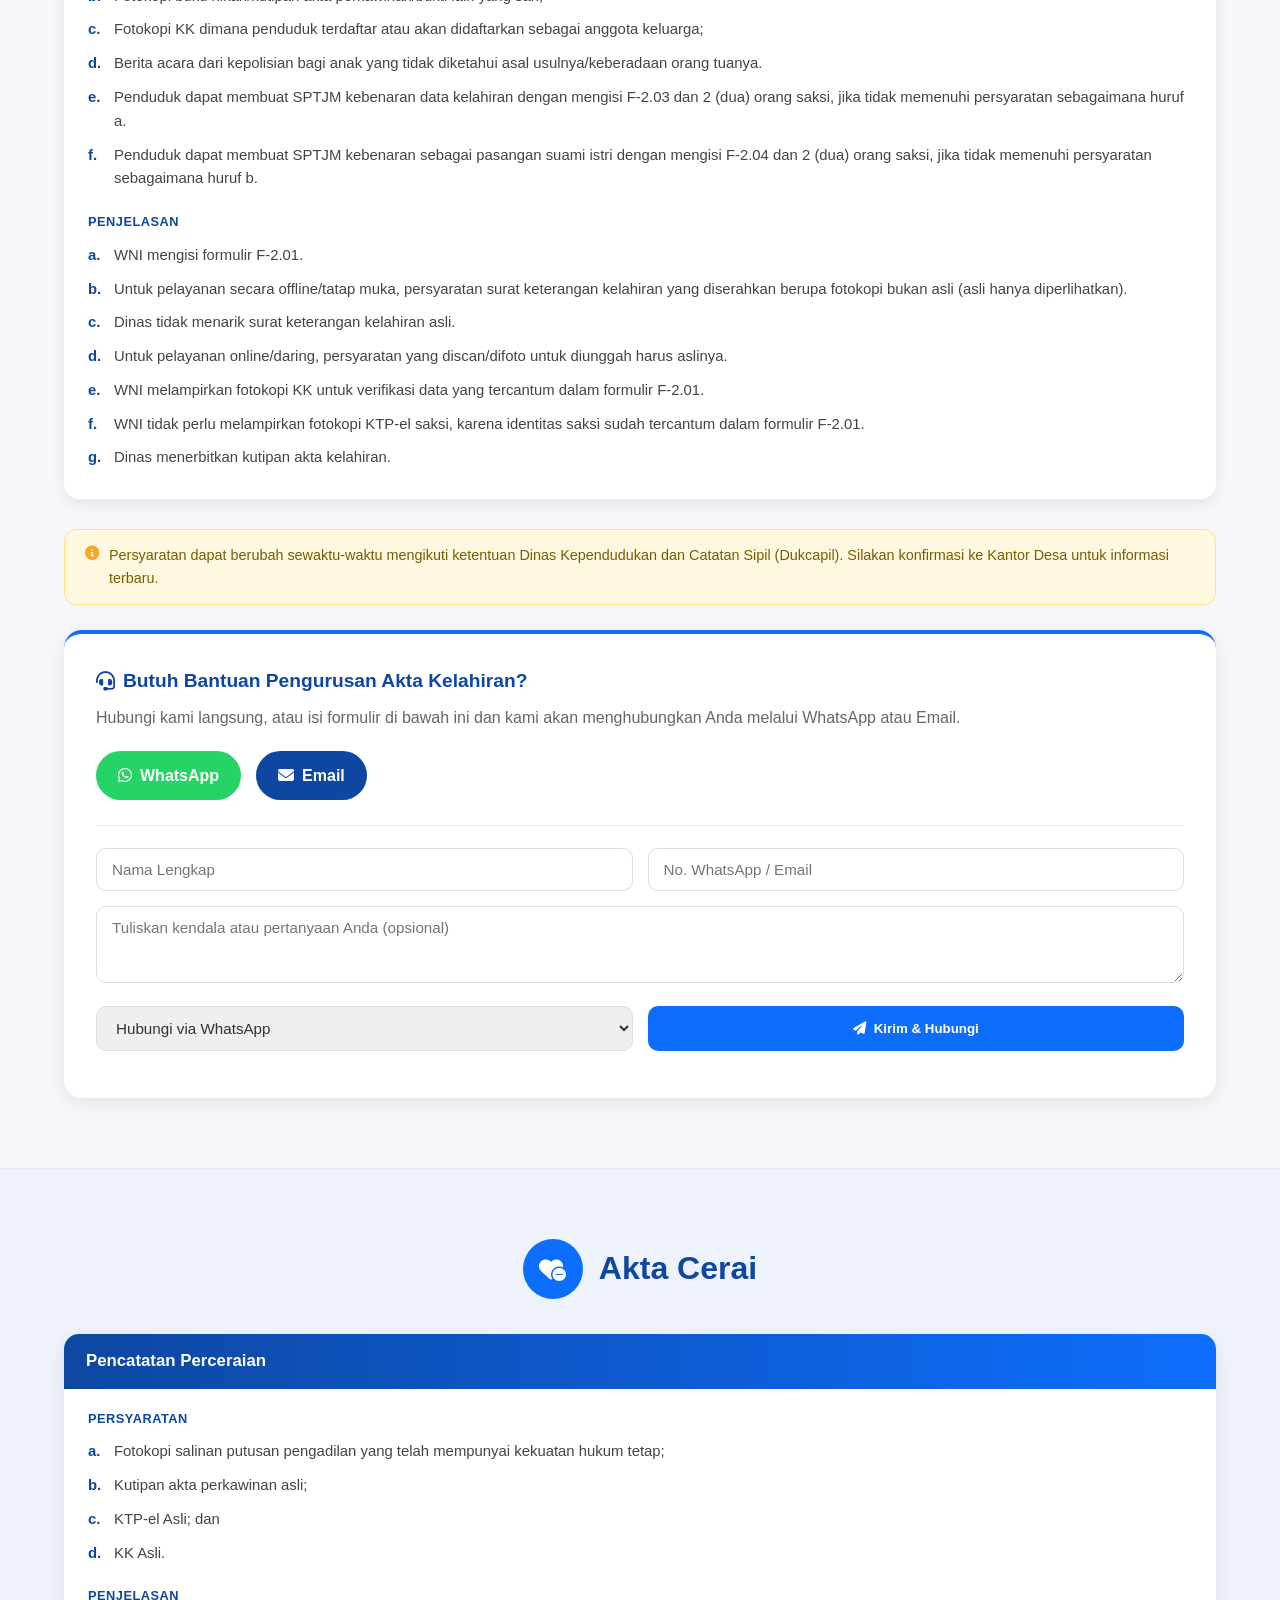
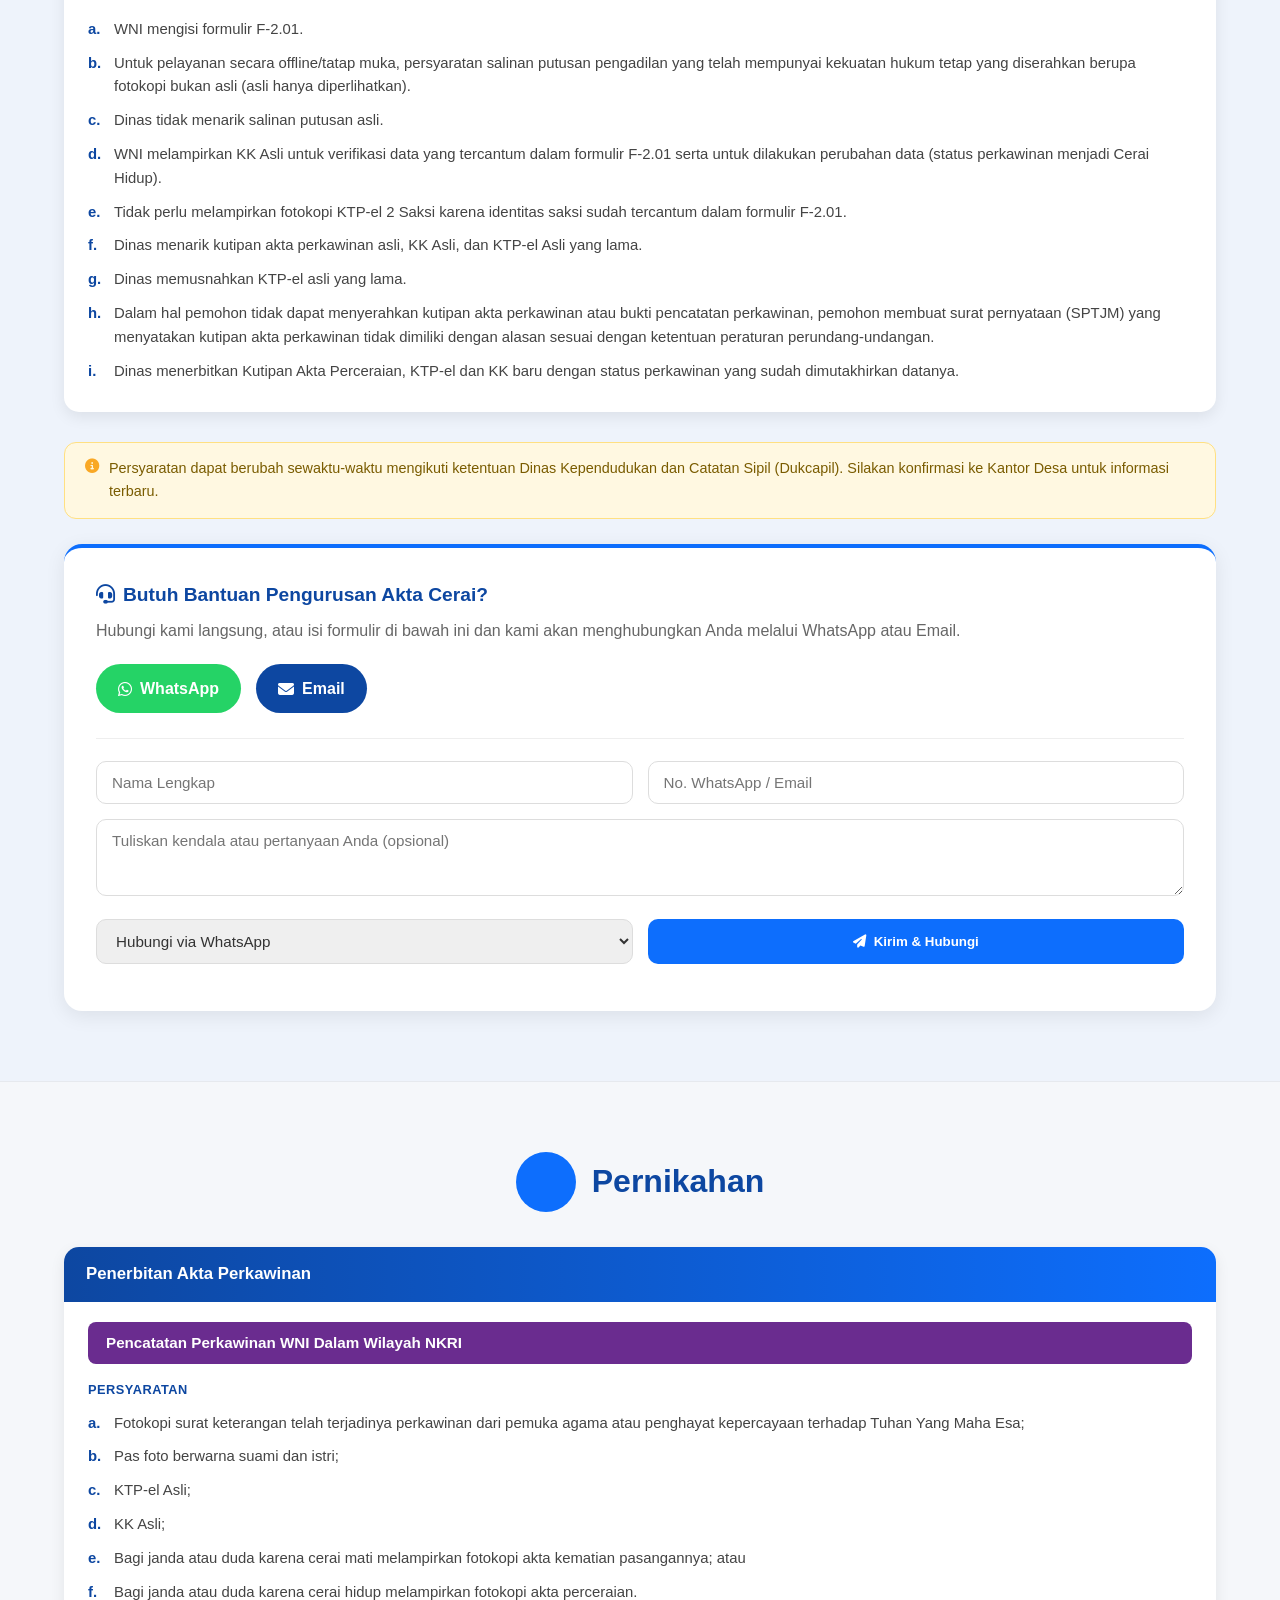
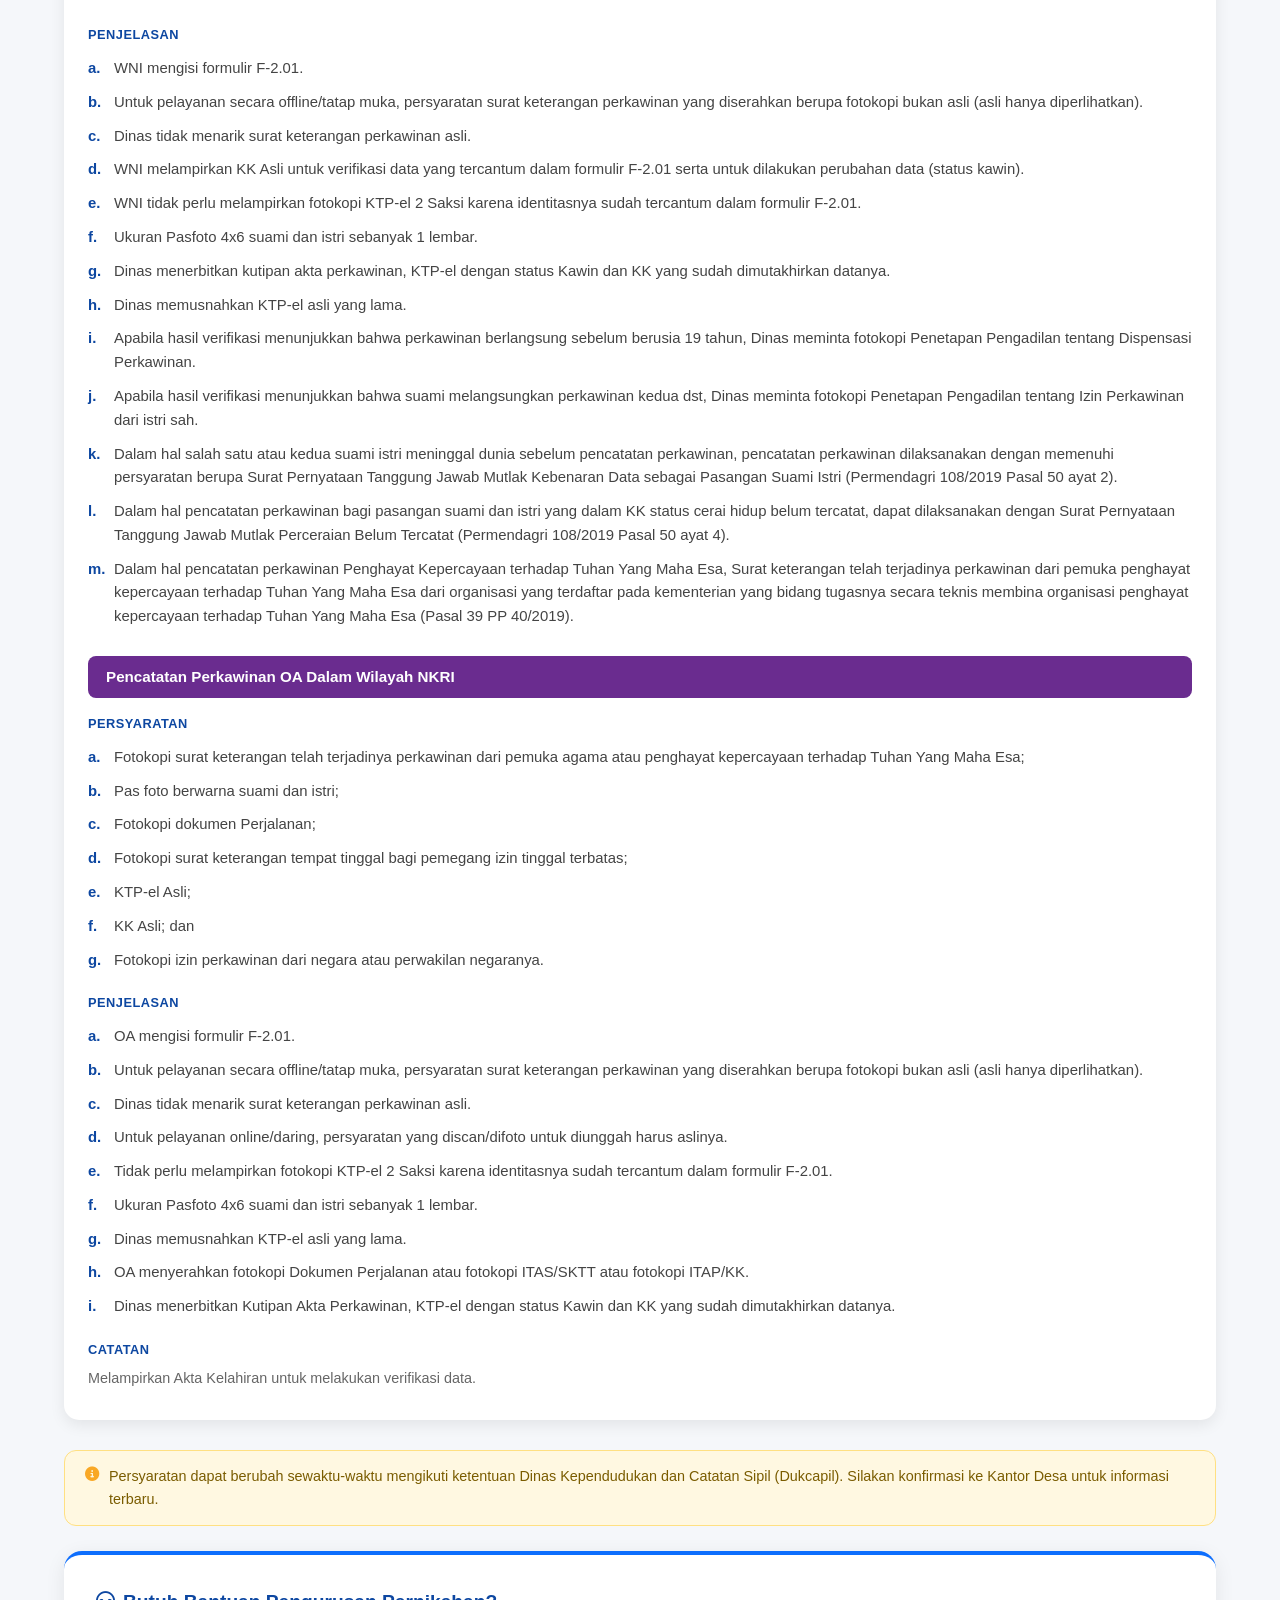
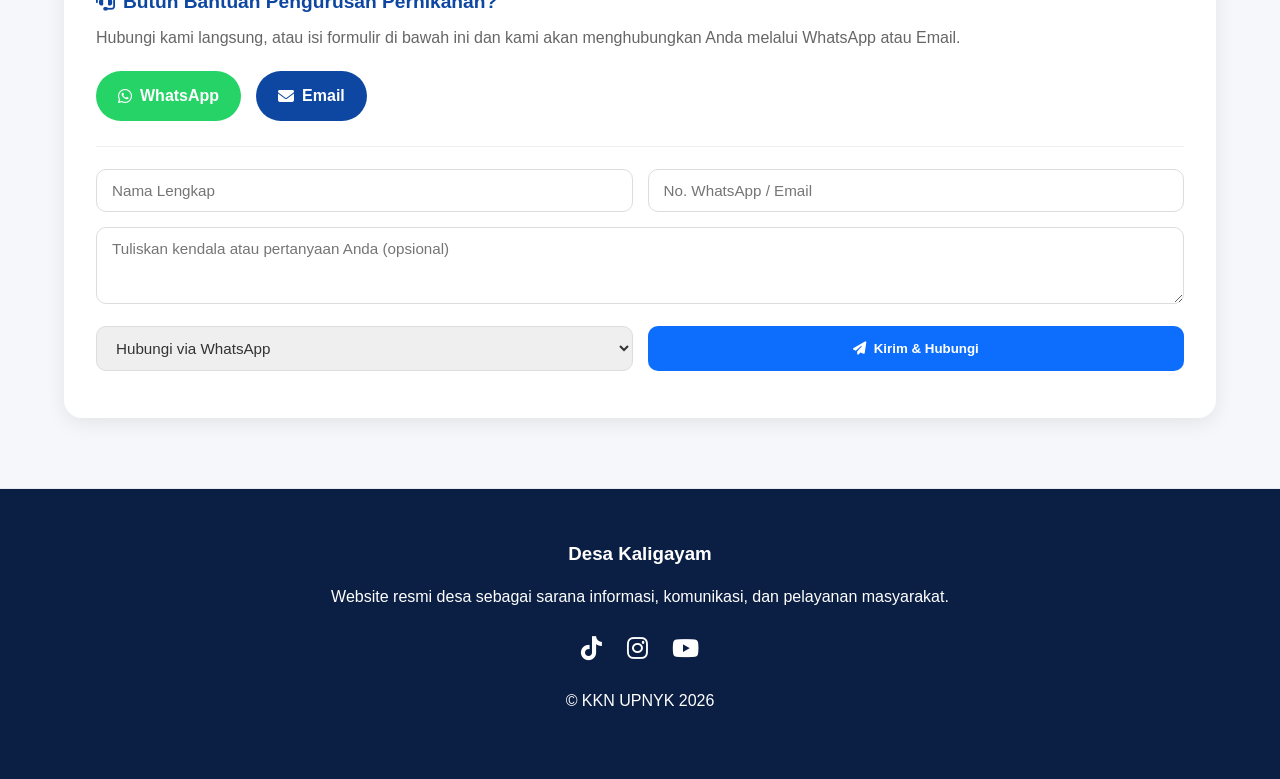
<file: layanan-informasi.html>
<!DOCTYPE html>
<html lang="id">
<head>
    <meta charset="UTF-8">
    <meta name="viewport" content="width=device-width, initial-scale=1.0">
    <title>Layanan Informasi - Desa Kaligayam</title>

    <link rel="stylesheet"
    href="https://cdnjs.cloudflare.com/ajax/libs/font-awesome/6.5.1/css/all.min.css">

    <style>

        /* =========================
   RESET
========================= */

*{
    margin:0;
    padding:0;
    box-sizing:border-box;
}

html{
    scroll-behavior:smooth;
}

body{
    font-family:'Segoe UI', Tahoma, Geneva, Verdana, sans-serif;
    background:#f5f7fa;
    color:#333;
    line-height:1.6;
}

a{
    text-decoration:none;
}

ul, ol{
    list-style:none;
}

img{
    max-width:100%;
    display:block;
}

.container{
    width:90%;
    max-width:1200px;
    margin:auto;
}

section{
    padding:70px 0;
}

.section-title{
    text-align:center;
    margin-bottom:40px;
}

.section-title h2{
    font-size:2.2rem;
    color:#0d47a1;
    position:relative;
}

.section-title h2::after{
    content:'';
    width:80px;
    height:4px;
    background:#0d6efd;
    display:block;
    margin:10px auto;
    border-radius:20px;
}

/* =========================
   NAVBAR
========================= */

.navbar{
    position:fixed;
    top:0;
    left:0;
    width:100%;
    padding:15px 8%;
    background:#0d6efd;
    display:flex;
    justify-content:space-between;
    align-items:center;
    z-index:1000;
    box-shadow:0 3px 15px rgba(0,0,0,0.15);
}

.logo{
    display:flex;
    align-items:center;
    gap:10px;
}

.logo img{
    width:45px;
    height:45px;
}

.logo span{
    color:white;
    font-size:1.2rem;
    font-weight:700;
}

.nav-menu{
    display:flex;
    gap:25px;
}

.nav-menu a{
    color:white;
    font-weight:500;
    transition:0.3s;
}

.nav-menu a:hover{
    color:#ffd54f;
}

.nav-menu a.active{
    color:#ffd54f;
}

.hamburger{
    display:none;
    color:white;
    font-size:1.5rem;
    cursor:pointer;
}

.dropdown{
    position:relative;
}

.dropdown-menu{
    position:absolute;
    top:100%;
    left:0;
    min-width:220px;
    background:#ffffff;
    border-radius:8px;
    box-shadow:0 5px 15px rgba(0,0,0,0.15);
    display:none;
    z-index:999;
}

.dropdown-menu li{
    width:100%;
}

.dropdown-menu li a{
    display:block;
    padding:12px 15px;
    color:#333;
    transition:0.3s;
}

.dropdown-menu li a:hover{
    background:#0d6efd;
    color:#fff;
}

.dropdown-menu li a.active{
    background:#0d6efd;
    color:#fff;
}

.dropdown:hover .dropdown-menu{
    display:block;
}

.dropdown-head{
    display:flex;
    align-items:center;
    justify-content:center;
    gap:6px;
}

.dropdown-toggle{
    cursor:pointer;
    display:inline-flex;
    align-items:center;
    justify-content:center;
    color:white;
    font-size:12px;
    padding:4px 8px;
}

.dropdown-toggle i{
    transition:0.3s;
}

.dropdown.show .dropdown-toggle i{
    transform:rotate(180deg);
}

.dropdown.show .dropdown-menu{
    display:block;
}

/* =========================
   HERO
========================= */

.hero-infografis{
    padding-top:150px;
    padding-bottom:60px;
    background:linear-gradient(135deg,#0d47a1,#0d6efd);
    color:#fff;
    text-align:center;
}

.hero-infografis h1{
    font-size:2.7rem;
    margin-bottom:15px;
}

.hero-infografis p{
    max-width:750px;
    margin:auto;
    color:rgba(255,255,255,.9);
    font-size:1.05rem;
}

.tab-nav{
    display:flex;
    justify-content:center;
    flex-wrap:wrap;
    gap:12px;
    margin-top:30px;
}

.tab-nav a{
    background:rgba(255,255,255,.15);
    color:#fff;
    padding:8px 22px;
    border-radius:30px;
    border:1px solid rgba(255,255,255,.25);
    transition:.3s;
    font-weight:500;
    font-size:.9rem;
}

.tab-nav a:hover,
.tab-nav a.active{
    background:#ffc107;
    color:#333;
    border-color:#ffc107;
}

/* =========================
   LAYANAN SECTION
========================= */

.layanan-section{
    border-bottom:1px solid #e6e9ee;
}

.layanan-section:nth-child(even){
    background:#eef3fb;
}

.layanan-header{
    display:flex;
    align-items:center;
    justify-content:center;
    gap:16px;
    margin-bottom:35px;
}

.layanan-icon{
    width:60px;
    height:60px;
    background:#0d6efd;
    color:#fff;
    border-radius:50%;
    display:flex;
    align-items:center;
    justify-content:center;
    font-size:1.5rem;
    flex-shrink:0;
}

.layanan-header h2{
    font-size:2rem;
    color:#0d47a1;
}

.layanan-grid{
    display:grid;
    grid-template-columns:1fr 1fr;
    gap:25px;
    margin-bottom:25px;
}

.layanan-card{
    background:#fff;
    padding:28px;
    border-radius:15px;
    box-shadow:0 5px 15px rgba(0,0,0,.08);
}

.layanan-card h3{
    color:#0d47a1;
    margin-bottom:16px;
    font-size:1.15rem;
    display:flex;
    align-items:center;
    gap:8px;
}

.syarat-list li{
    padding:8px 0;
    border-bottom:1px dashed #eee;
    color:#444;
    display:flex;
    gap:8px;
    align-items:flex-start;
}

.syarat-list li:last-child{
    border-bottom:none;
}

.syarat-list li i{
    color:#198754;
    margin-top:4px;
}

.prosedur-list{
    counter-reset:step;
}

.prosedur-list li{
    counter-increment:step;
    padding:10px 0 10px 40px;
    position:relative;
    border-bottom:1px dashed #eee;
    color:#444;
}

.prosedur-list li:last-child{
    border-bottom:none;
}

.prosedur-list li::before{
    content:counter(step);
    position:absolute;
    left:0;
    top:8px;
    width:26px;
    height:26px;
    background:#0d6efd;
    color:#fff;
    border-radius:50%;
    display:flex;
    align-items:center;
    justify-content:center;
    font-size:.8rem;
    font-weight:700;
}

/* =========================
   KK - JENIS LAYANAN (kartu bernomor)
========================= */

.kk-jenis-list{
    display:flex;
    flex-direction:column;
    gap:22px;
    margin-bottom:30px;
}

.kk-jenis-card{
    background:#fff;
    border-radius:15px;
    overflow:hidden;
    box-shadow:0 5px 15px rgba(0,0,0,.08);
    display:flex;
}

.kk-jenis-number{
    flex:0 0 90px;
    background:#eef3fb;
    color:#0d47a1;
    font-size:2.3rem;
    font-weight:800;
    display:flex;
    align-items:center;
    justify-content:center;
}

.kk-jenis-body{
    flex:1;
    padding:0;
}

.kk-jenis-title{
    background:linear-gradient(90deg,#0d47a1,#0d6efd);
    color:#fff;
    padding:14px 22px;
    font-weight:600;
    font-size:1.05rem;
}

.kk-jenis-content{
    padding:20px 24px 24px;
}

.kk-jenis-label{
    color:#0d47a1;
    font-weight:700;
    font-size:.8rem;
    letter-spacing:.5px;
    margin:16px 0 6px;
    text-transform:uppercase;
}

.kk-jenis-label:first-child{
    margin-top:0;
}

.kk-jenis-sub{
    color:#666;
    font-size:.9rem;
    margin-bottom:6px;
}

.kk-syarat-list{
    list-style:none;
}

.kk-syarat-list li{
    padding:4px 0 4px 18px;
    position:relative;
    color:#444;
    font-size:.93rem;
}

.kk-syarat-list li::before{
    content:'-';
    position:absolute;
    left:0;
}

.catatan-list{
    list-style:none;
    counter-reset:catatan;
}

.catatan-list li{
    counter-increment:catatan;
    padding:5px 0 5px 26px;
    position:relative;
    color:#444;
    font-size:.93rem;
}

.catatan-list li::before{
    content:counter(catatan, lower-alpha) '.';
    position:absolute;
    left:0;
    font-weight:700;
    color:#0d47a1;
}

.kk-jenis-content a{
    color:#0d6efd;
    text-decoration:underline;
}

.kk-subhead{
    background:#6a2c8f;
    color:#fff;
    padding:9px 18px;
    border-radius:8px;
    font-weight:600;
    font-size:.95rem;
    margin:22px 0 12px;
}

.kk-subhead:first-child{
    margin-top:0;
}

@media(max-width:600px){
    .kk-jenis-card{
        flex-direction:column;
    }
    .kk-jenis-number{
        flex:none;
        padding:10px;
    }
}

/* =========================
   NOTE BOX
========================= */

.note-box{
    background:#fff8e1;
    border:1px solid #ffe082;
    color:#7a5c00;
    padding:14px 20px;
    border-radius:12px;
    font-size:.9rem;
    margin-bottom:25px;
    display:flex;
    gap:10px;
    align-items:flex-start;
}

.note-box i{
    color:#f9a825;
    margin-top:2px;
}

/* =========================
   BANTUAN / KONTAK BOX
========================= */

.bantuan-box{
    background:#fff;
    border-radius:18px;
    padding:32px;
    box-shadow:0 5px 20px rgba(0,0,0,.08);
    border-top:4px solid #0d6efd;
}

.bantuan-box h3{
    color:#0d47a1;
    font-size:1.2rem;
    margin-bottom:8px;
    display:flex;
    align-items:center;
    gap:8px;
}

.bantuan-box > p{
    color:#666;
    margin-bottom:20px;
}

.kontak-cepat{
    display:flex;
    gap:15px;
    margin-bottom:25px;
    flex-wrap:wrap;
}

.btn-wa, .btn-email{
    display:inline-flex;
    align-items:center;
    gap:8px;
    padding:12px 22px;
    border-radius:30px;
    font-weight:600;
    color:#fff;
    transition:.3s;
}

.btn-wa{
    background:#25d366;
}

.btn-wa:hover{
    background:#1eb757;
}

.btn-email{
    background:#0d47a1;
}

.btn-email:hover{
    background:#0a3980;
}

.layanan-form{
    border-top:1px solid #eee;
    padding-top:22px;
}

.form-row{
    display:grid;
    grid-template-columns:1fr 1fr;
    gap:15px;
    margin-bottom:15px;
}

.layanan-form input,
.layanan-form select,
.layanan-form textarea{
    width:100%;
    padding:12px 15px;
    border:1px solid #ddd;
    border-radius:10px;
    font-family:inherit;
    font-size:.95rem;
    color:#333;
}

.layanan-form textarea{
    width:100%;
    margin-bottom:15px;
    resize:vertical;
}

.layanan-form input:focus,
.layanan-form select:focus,
.layanan-form textarea:focus{
    outline:none;
    border-color:#0d6efd;
}

.btn-primary-form{
    background:#0d6efd;
    color:#fff;
    border:none;
    padding:12px 26px;
    border-radius:10px;
    font-weight:600;
    cursor:pointer;
    display:inline-flex;
    align-items:center;
    justify-content:center;
    gap:8px;
    transition:.3s;
}

.btn-primary-form:hover{
    background:#0b5ed7;
}

/* =========================
   FOOTER
========================= */

footer{
    background:#0b1f44;
    color:white;
    text-align:center;
    padding:50px 20px;
}
.footer-content h3{margin-bottom:15px;}
.footer-content p{margin-bottom:15px;}
.social{margin:20px 0;}
.social a{color:white;font-size:1.5rem;margin:0 10px;transition:0.3s;}
.social a:hover{color:#ffc107;}

/* =========================
   RESPONSIVE
========================= */

@media(max-width:900px){
    .layanan-grid{
        grid-template-columns:1fr;
    }
    .form-row{
        grid-template-columns:1fr;
    }
}

@media(max-width:768px){
    .hero-infografis h1{
        font-size:2rem;
    }
    .nav-menu{
        display:none;
        flex-direction:column;
        position:absolute;
        top:75px;
        left:0;
        width:100%;
        background:#0d6efd;
        padding:20px;
        text-align:center;
    }
    .nav-menu.active{display:flex;}
    .hamburger{
        display:block;
    }
    .layanan-header{
        flex-direction:column;
        text-align:center;
    }
    .dropdown:hover .dropdown-menu{display:none;}
    .dropdown-menu{position:static;width:100%;margin-top:10px;box-shadow:none;}
    .dropdown.show .dropdown-menu{display:block;}
}

    </style>

</head>
<body>

    <!-- NAVBAR -->
    <header>
<nav class="navbar">

    <div class="logo">
        <img src="./logo.png" alt="Logo Desa">
        <span>KALIGAYAM</span>
    </div>

    <ul class="nav-menu">

        <li><a href="index.html">Beranda</a></li>

        <li><a href="profil-desa.html">Profil Desa</a></li>

        <li><a href="infografis.html">Infografis</a></li>

        <!-- MENU LAYANAN INFORMASI -->
        <li class="dropdown">

            <div class="dropdown-head">
                <a href="layanan-informasi.html" class="active">Layanan Informasi</a>
                <span class="dropdown-toggle"><i class="fas fa-chevron-down"></i></span>
            </div>

            <ul class="dropdown-menu">
                <li><a href="layanan-informasi.html#kk">Kartu Keluarga</a></li>
                <li><a href="layanan-informasi.html#ktp">KTP</a></li>
                <li><a href="layanan-informasi.html#kia">KIA</a></li>
                <li><a href="layanan-informasi.html#akta-kematian">Akta Kematian</a></li>
                <li><a href="layanan-informasi.html#akta-lahir">Akta Lahir</a></li>
                <li><a href="layanan-informasi.html#akta-cerai">Akta Cerai</a></li>
                <li><a href="layanan-informasi.html#pernikahan">Pernikahan</a></li>
            </ul>

        </li>

        <li><a href="berita.html">Berita</a></li>

        <li><a href="index.html#contact">Kontak</a></li>

    </ul>

    <div class="hamburger">
        <i class="fas fa-bars"></i>
    </div>

</nav>
    </header>

    <!-- HERO -->
    <section class="hero-infografis">
        <div class="container">

            <h1>Layanan Informasi</h1>

            <p>
                Panduan lengkap pengurusan dokumen kependudukan dan catatan sipil
                di Desa Kaligayam, beserta kontak bantuan jika Anda mengalami kendala.
            </p>

            <div class="tab-nav">
                <a href="#kk" class="active">Kartu Keluarga (KK)</a>
                <a href="#ktp">Kartu Tanda Penduduk (KTP)</a>
                <a href="#kia">Kartu Identitas Anak (KIA)</a>
                <a href="#akta-kematian">Akta Kematian</a>
                <a href="#akta-lahir">Akta Kelahiran</a>
                <a href="#akta-cerai">Akta Cerai</a>
                <a href="#pernikahan">Pernikahan</a>
            </div>

        </div>
    </section>

    <!-- KARTU KELUARGA (KK) -->
    <section id="kk" class="layanan-section">
        <div class="container">

            <div class="layanan-header">
                <div class="layanan-icon"><i class="fas fa-people-roof"></i></div>
                <h2>Kartu Keluarga (KK)</h2>
            </div>

            <div class="kk-jenis-list">

                <div class="kk-jenis-card">
                    <div class="kk-jenis-number">01</div>
                    <div class="kk-jenis-body">
                        <div class="kk-jenis-title">Penerbitan Kartu Keluarga (KK) Baru Karena Membentuk Keluarga Baru</div>
                        <div class="kk-jenis-content">
                            <p class="kk-jenis-label">Persyaratan</p>
                            <p class="kk-jenis-sub">Foto Dokumen Asli :</p>
                            <ul class="kk-syarat-list">
                                <li>Buku nikah/kutipan akta perkawinan atau kutipan akta perceraian.</li>
                            </ul>
                            <p class="kk-jenis-label">Catatan</p>
                            <ol class="catatan-list">
                                <li>Layanan Melalui Aplikasi Klaten Sakura di <a href="https://sakura.dukcapil.klaten.go.id/" target="_blank">https://sakura.dukcapil.klaten.go.id/</a> menu kependudukan dan pencatatan sipil.</li>
                                <li>Jika tidak dapat melampirkan kutipan akta perkawinan atau perceraian maka melampirkan foto SPTJM perkawinan/perceraian belum tercatat.</li>
                            </ol>
                        </div>
                    </div>
                </div>

                <div class="kk-jenis-card">
                    <div class="kk-jenis-number">02</div>
                    <div class="kk-jenis-body">
                        <div class="kk-jenis-title">Penerbitan KK Baru Karena Penggantian Kepala Keluarga (Kematian Kepala Keluarga)</div>
                        <div class="kk-jenis-content">
                            <p class="kk-jenis-label">Persyaratan</p>
                            <p class="kk-jenis-sub">Foto Dokumen Asli :</p>
                            <ul class="kk-syarat-list">
                                <li>Akta kematian dan KK lama.</li>
                            </ul>
                            <p class="kk-jenis-label">Catatan</p>
                            <ol class="catatan-list">
                                <li>Layanan Melalui Aplikasi WhatsApp Nomor 0821-3360-73XX.</li>
                                <li>Dalam hal seluruh anggota keluarga masih berusia di bawah 17 tahun, maka diperlukan kepala keluarga yang telah dewasa.</li>
                            </ol>
                            <p class="kk-jenis-label">Maka Solusinya Adalah</p>
                            <ul class="kk-syarat-list">
                                <li>Diperlukan saudara yang bersedia pindah menjadi kepala keluarga di dalam keluarga ini; atau</li>
                                <li>Anak-anak dimaksud numpang pada Kartu Keluarga saudaranya yang terdekat dengan membuat surat pernyataan bersedia menjadi wali.</li>
                            </ul>
                        </div>
                    </div>
                </div>

                <div class="kk-jenis-card">
                    <div class="kk-jenis-number">03</div>
                    <div class="kk-jenis-body">
                        <div class="kk-jenis-title">Penerbitan KK Baru Karena Pisah KK Dalam 1 (Satu) Alamat</div>
                        <div class="kk-jenis-content">
                            <p class="kk-jenis-label">Persyaratan</p>
                            <p class="kk-jenis-sub">Foto Dokumen Asli :</p>
                            <ul class="kk-syarat-list">
                                <li>KK lama;</li>
                                <li>Berumur sekurang-kurangnya 17 (tujuh belas) tahun atau sudah kawin atau pernah kawin yang dibuktikan dengan kepemilikan KTP-el.</li>
                            </ul>
                            <p class="kk-jenis-label">Catatan</p>
                            <ol class="catatan-list">
                                <li>Penduduk melampirkan buku nikah atau akta perceraian (jika disebabkan pernikahan atau perceraian);</li>
                                <li>Penduduk belum menikah dapat pisah KK dalam 1 (satu) alamat jika berumur sekurang-kurangnya 17 tahun.</li>
                            </ol>
                        </div>
                    </div>
                </div>

                <div class="kk-jenis-card">
                    <div class="kk-jenis-number">04</div>
                    <div class="kk-jenis-body">
                        <div class="kk-jenis-title">Penerbitan KK Karena Perubahan Data</div>
                        <div class="kk-jenis-content">
                            <p class="kk-jenis-label">Persyaratan</p>
                            <p class="kk-jenis-sub">Foto Dokumen Asli :</p>
                            <ul class="kk-syarat-list">
                                <li>KK lama;</li>
                                <li>Surat keterangan/bukti perubahan Peristiwa Kependudukan (contoh: Paspor, SKPWNI) dan Peristiwa Penting.</li>
                            </ul>
                        </div>
                    </div>
                </div>

                <div class="kk-jenis-card">
                    <div class="kk-jenis-number">05</div>
                    <div class="kk-jenis-body">
                        <div class="kk-jenis-title">Penerbitan KK Karena Hilang</div>
                        <div class="kk-jenis-content">
                            <p class="kk-jenis-label">Persyaratan</p>
                            <p class="kk-jenis-sub">Foto Dokumen Asli :</p>
                            <ul class="kk-syarat-list">
                                <li>Surat keterangan hilang dari kepolisian/desa;</li>
                                <li>KTP-el; dan</li>
                                <li>Kartu izin tinggal tetap (untuk orang asing).</li>
                            </ul>
                        </div>
                    </div>
                </div>

                <div class="kk-jenis-card">
                    <div class="kk-jenis-number">06</div>
                    <div class="kk-jenis-body">
                        <div class="kk-jenis-title">Penerbitan KK Karena Rusak</div>
                        <div class="kk-jenis-content">
                            <p class="kk-jenis-label">Persyaratan</p>
                            <p class="kk-jenis-sub">Foto Dokumen Asli :</p>
                            <ul class="kk-syarat-list">
                                <li>KK yang rusak;</li>
                                <li>KTP-el; dan</li>
                                <li>Kartu izin tinggal tetap (untuk orang asing).</li>
                            </ul>
                        </div>
                    </div>
                </div>

            </div>

            <div class="note-box">
                <i class="fas fa-circle-info"></i>
                <span>Persyaratan dapat berubah sewaktu-waktu mengikuti ketentuan Dinas Kependudukan dan Catatan Sipil (Dukcapil). Silakan konfirmasi ke Kantor Desa untuk informasi terbaru.</span>
            </div>

            <div class="bantuan-box">
                <h3><i class="fas fa-headset"></i> Butuh Bantuan Pengurusan Kartu Keluarga (KK)?</h3>
                <p>Hubungi kami langsung, atau isi formulir di bawah ini dan kami akan menghubungkan Anda melalui WhatsApp atau Email.</p>

                <div class="kontak-cepat">
                    <a href="https://wa.me/6281234567890?text=Kartu%20Keluarga%20(KK)" class="btn-wa" target="_blank">
                        <i class="fab fa-whatsapp"></i> WhatsApp
                    </a>
                    <a href="mailto:Kaligayam@gmail.com?subject=Layanan%20Informasi%20-%20Kartu%20Keluarga%20(KK)" class="btn-email">
                        <i class="fas fa-envelope"></i> Email
                    </a>
                </div>

                <form class="layanan-form" onsubmit="kirimLayanan(event, this, 'Kartu Keluarga (KK)')">
                    <div class="form-row">
                        <input type="text" name="nama" placeholder="Nama Lengkap" required>
                        <input type="text" name="kontak" placeholder="No. WhatsApp / Email" required>
                    </div>
                    <textarea name="pesan" placeholder="Tuliskan kendala atau pertanyaan Anda (opsional)" rows="3"></textarea>
                    <div class="form-row">
                        <select name="metode">
                            <option value="wa">Hubungi via WhatsApp</option>
                            <option value="email">Hubungi via Email</option>
                        </select>
                        <button type="submit" class="btn-primary-form"><i class="fas fa-paper-plane"></i> Kirim & Hubungi</button>
                    </div>
                </form>
            </div>

        </div>
    </section>

    <!-- KARTU TANDA PENDUDUK (KTP) -->
    <section id="ktp" class="layanan-section">
        <div class="container">

            <div class="layanan-header">
                <div class="layanan-icon"><i class="fas fa-id-card"></i></div>
                <h2>Kartu Tanda Penduduk (KTP)</h2>
            </div>

            <div class="kk-jenis-list">

                <div class="kk-jenis-card">
                    <div class="kk-jenis-number">01</div>
                    <div class="kk-jenis-body">
                        <div class="kk-jenis-title">Penerbitan KTP-el Baru</div>
                        <div class="kk-jenis-content">
                            <p class="kk-jenis-label">Persyaratan</p>
                            <p class="kk-jenis-sub">Foto Dokumen Asli :</p>
                            <ul class="kk-syarat-list">
                                <li>Telah berusia 17 tahun, sudah kawin, atau pernah kawin;</li>
                                <li>KK</li>
                            </ul>
                            <p class="kk-jenis-label">Catatan</p>
                            <p class="kk-jenis-sub">Layanan Melalui Aplikasi Sakura di <a href="https://sakura.dukcapil.klaten.go.id/" target="_blank">https://sakura.dukcapil.klaten.go.id/</a> menu kependudukan dan pencatatan sipil.</p>
                        </div>
                    </div>
                </div>

                <div class="kk-jenis-card">
                    <div class="kk-jenis-number">02</div>
                    <div class="kk-jenis-body">
                        <div class="kk-jenis-title">Penerbitan KTP-el Baru Karena Pindah</div>
                        <div class="kk-jenis-content">
                            <p class="kk-jenis-label">Persyaratan</p>
                            <p class="kk-jenis-sub">Foto Dokumen Asli :</p>
                            <ul class="kk-syarat-list">
                                <li>SKP (jika terjadi pindah datang);</li>
                                <li>KTP-el lama;</li>
                                <li>KK</li>
                            </ul>
                            <p class="kk-jenis-label">Catatan</p>
                            <ol class="catatan-list">
                                <li>Layanan Melalui Aplikasi Sakura di <a href="https://sakura.dukcapil.klaten.go.id/" target="_blank">https://sakura.dukcapil.klaten.go.id/</a> menu kependudukan dan pencatatan sipil.</li>
                                <li>Jika akan sekaligus melakukan perubahan data: melampirkan surat keterangan/bukti perubahan Peristiwa Kependudukan dan Peristiwa Penting yang terkait.</li>
                            </ol>
                        </div>
                    </div>
                </div>

                <div class="kk-jenis-card">
                    <div class="kk-jenis-number">03</div>
                    <div class="kk-jenis-body">
                        <div class="kk-jenis-title">Penerbitan KTP-el Baru Karena Perubahan Data</div>
                        <div class="kk-jenis-content">
                            <p class="kk-jenis-label">Persyaratan</p>
                            <p class="kk-jenis-sub">Foto Dokumen Asli :</p>
                            <ul class="kk-syarat-list">
                                <li>KTP-el lama;</li>
                                <li>KK;</li>
                                <li>Surat keterangan/bukti perubahan Peristiwa Kependudukan dan Peristiwa Penting (jika terjadi perubahan data).</li>
                            </ul>
                            <p class="kk-jenis-label">Catatan</p>
                            <p class="kk-jenis-sub">Layanan Melalui Aplikasi Sakura di <a href="https://sakura.dukcapil.klaten.go.id/" target="_blank">https://sakura.dukcapil.klaten.go.id/</a> menu kependudukan dan pencatatan sipil.</p>
                        </div>
                    </div>
                </div>

                <div class="kk-jenis-card">
                    <div class="kk-jenis-number">04</div>
                    <div class="kk-jenis-body">
                        <div class="kk-jenis-title">Penerbitan KTP-el Baru Karena Rusak</div>
                        <div class="kk-jenis-content">
                            <p class="kk-jenis-label">Persyaratan</p>
                            <p class="kk-jenis-sub">Foto Dokumen Asli :</p>
                            <ul class="kk-syarat-list">
                                <li>KTP-el rusak</li>
                            </ul>
                            <p class="kk-jenis-label">Catatan</p>
                            <ol class="catatan-list">
                                <li>Layanan Melalui Aplikasi Sakura di <a href="https://sakura.dukcapil.klaten.go.id/" target="_blank">https://sakura.dukcapil.klaten.go.id/</a> menu kependudukan dan pencatatan sipil.</li>
                                <li>
                                    Apabila sekaligus hendak mengupdate data, lampirkan:
                                    <ul class="kk-syarat-list">
                                        <li>Tingkat Pendidikan: foto ijazah asli terakhir.</li>
                                        <li>Status Perkawinan: foto Akte Nikah/Akte Cerai/Akte Kematian asli (kepala keluarga/anggota yang sudah menikah/cerai hidup/cerai mati).</li>
                                        <li>Golongan Darah: Surat Keterangan Golongan Darah.</li>
                                    </ul>
                                </li>
                            </ol>
                        </div>
                    </div>
                </div>

                <div class="kk-jenis-card">
                    <div class="kk-jenis-number">05</div>
                    <div class="kk-jenis-body">
                        <div class="kk-jenis-title">Penerbitan KTP-el Baru Karena Hilang</div>
                        <div class="kk-jenis-content">
                            <p class="kk-jenis-label">Persyaratan</p>
                            <p class="kk-jenis-sub">Foto Dokumen Asli :</p>
                            <ul class="kk-syarat-list">
                                <li>Surat Keterangan Kehilangan dari Kepolisian;</li>
                                <li>Kartu Keluarga.</li>
                            </ul>
                            <p class="kk-jenis-label">Catatan</p>
                            <p class="kk-jenis-sub">Layanan Melalui Aplikasi Sakura di <a href="https://sakura.dukcapil.klaten.go.id/" target="_blank">https://sakura.dukcapil.klaten.go.id/</a> menu kependudukan dan pencatatan sipil.</p>
                        </div>
                    </div>
                </div>

            </div>

            <div class="note-box">
                <i class="fas fa-circle-info"></i>
                <span>Persyaratan dapat berubah sewaktu-waktu mengikuti ketentuan Dinas Kependudukan dan Catatan Sipil (Dukcapil). Silakan konfirmasi ke Kantor Desa untuk informasi terbaru.</span>
            </div>

            <div class="bantuan-box">
                <h3><i class="fas fa-headset"></i> Butuh Bantuan Pengurusan Kartu Tanda Penduduk (KTP)?</h3>
                <p>Hubungi kami langsung, atau isi formulir di bawah ini dan kami akan menghubungkan Anda melalui WhatsApp atau Email.</p>

                <div class="kontak-cepat">
                    <a href="https://wa.me/6281234567890?text=Kartu%20Tanda%20Penduduk%20(KTP)" class="btn-wa" target="_blank">
                        <i class="fab fa-whatsapp"></i> WhatsApp
                    </a>
                    <a href="mailto:Kaligayam@gmail.com?subject=Layanan%20Informasi%20-%20Kartu%20Tanda%20Penduduk%20(KTP)" class="btn-email">
                        <i class="fas fa-envelope"></i> Email
                    </a>
                </div>

                <form class="layanan-form" onsubmit="kirimLayanan(event, this, 'Kartu Tanda Penduduk (KTP)')">
                    <div class="form-row">
                        <input type="text" name="nama" placeholder="Nama Lengkap" required>
                        <input type="text" name="kontak" placeholder="No. WhatsApp / Email" required>
                    </div>
                    <textarea name="pesan" placeholder="Tuliskan kendala atau pertanyaan Anda (opsional)" rows="3"></textarea>
                    <div class="form-row">
                        <select name="metode">
                            <option value="wa">Hubungi via WhatsApp</option>
                            <option value="email">Hubungi via Email</option>
                        </select>
                        <button type="submit" class="btn-primary-form"><i class="fas fa-paper-plane"></i> Kirim & Hubungi</button>
                    </div>
                </form>
            </div>

        </div>
    </section>

    <!-- KARTU IDENTITAS ANAK (KIA) -->
    <section id="kia" class="layanan-section">
        <div class="container">

            <div class="layanan-header">
                <div class="layanan-icon"><i class="fas fa-child"></i></div>
                <h2>Kartu Identitas Anak (KIA)</h2>
            </div>

            <div class="kk-jenis-list">

                <div class="kk-jenis-card">
                    <div class="kk-jenis-number">01</div>
                    <div class="kk-jenis-body">
                        <div class="kk-jenis-title">Penerbitan Kartu Identitas Anak Baru</div>
                        <div class="kk-jenis-content">
                            <p class="kk-jenis-label">Persyaratan</p>
                            <p class="kk-jenis-sub">Foto Dokumen Asli :</p>
                            <ul class="kk-syarat-list">
                                <li>Foto akta kelahiran;</li>
                                <li>KK orang tua/wali;</li>
                                <li>KTP-el kedua orang tua/wali untuk anak usia 0-5 tahun kurang 1 hari;</li>
                                <li>Foto anak berwarna ukuran 2x3 sebanyak 2 (dua) lembar untuk anak usia 5-17 tahun kurang 1 (satu) hari.</li>
                            </ul>
                            <p class="kk-jenis-label">Catatan</p>
                            <p class="kk-jenis-sub">Layanan Melalui Aplikasi Sakura di <a href="https://sakura.dukcapil.klaten.go.id/" target="_blank">https://sakura.dukcapil.klaten.go.id/</a> menu kependudukan dan catatan sipil.</p>
                            <ol class="catatan-list">
                                <li>Masa berlaku KIA baru untuk anak kurang dari 5 tahun adalah sampai anak berusia 5 tahun.</li>
                                <li>Masa berlaku KIA untuk anak 5 tahun adalah sampai anak berusia 17 tahun kurang satu hari.</li>
                            </ol>
                        </div>
                    </div>
                </div>

                <div class="kk-jenis-card">
                    <div class="kk-jenis-number">02</div>
                    <div class="kk-jenis-body">
                        <div class="kk-jenis-title">Penerbitan Kartu Identitas Anak Karena Hilang</div>
                        <div class="kk-jenis-content">
                            <p class="kk-jenis-label">Persyaratan</p>
                            <p class="kk-jenis-sub">Foto Dokumen Asli :</p>
                            <ul class="kk-syarat-list">
                                <li>KTP-el yang rusak;</li>
                                <li>Kartu Keluarga;</li>
                                <li>Surat kehilangan dari kepolisian.</li>
                            </ul>
                            <p class="kk-jenis-label">Catatan</p>
                            <p class="kk-jenis-sub">Layanan Melalui Aplikasi Sakura di <a href="https://sakura.dukcapil.klaten.go.id/" target="_blank">https://sakura.dukcapil.klaten.go.id/</a> menu kependudukan dan pencatatan sipil.</p>
                        </div>
                    </div>
                </div>

                <div class="kk-jenis-card">
                    <div class="kk-jenis-number">03</div>
                    <div class="kk-jenis-body">
                        <div class="kk-jenis-title">Penerbitan Kartu Identitas Anak Karena Rusak</div>
                        <div class="kk-jenis-content">
                            <p class="kk-jenis-label">Persyaratan</p>
                            <p class="kk-jenis-sub">Foto Dokumen Asli :</p>
                            <ul class="kk-syarat-list">
                                <li>KTP-el yang rusak;</li>
                                <li>Kartu Keluarga.</li>
                            </ul>
                            <p class="kk-jenis-label">Catatan</p>
                            <p class="kk-jenis-sub">Layanan Melalui Aplikasi Sakura di <a href="https://sakura.dukcapil.klaten.go.id/" target="_blank">https://sakura.dukcapil.klaten.go.id/</a> menu kependudukan dan pencatatan sipil.</p>
                        </div>
                    </div>
                </div>

            </div>

            <div class="note-box">
                <i class="fas fa-circle-info"></i>
                <span>Persyaratan dapat berubah sewaktu-waktu mengikuti ketentuan Dinas Kependudukan dan Catatan Sipil (Dukcapil). Silakan konfirmasi ke Kantor Desa untuk informasi terbaru.</span>
            </div>

            <div class="bantuan-box">
                <h3><i class="fas fa-headset"></i> Butuh Bantuan Pengurusan Kartu Identitas Anak (KIA)?</h3>
                <p>Hubungi kami langsung, atau isi formulir di bawah ini dan kami akan menghubungkan Anda melalui WhatsApp atau Email.</p>

                <div class="kontak-cepat">
                    <a href="https://wa.me/6281234567890?text=Kartu%20Identitas%20Anak%20(KIA)" class="btn-wa" target="_blank">
                        <i class="fab fa-whatsapp"></i> WhatsApp
                    </a>
                    <a href="mailto:Kaligayam@gmail.com?subject=Layanan%20Informasi%20-%20Kartu%20Identitas%20Anak%20(KIA)" class="btn-email">
                        <i class="fas fa-envelope"></i> Email
                    </a>
                </div>

                <form class="layanan-form" onsubmit="kirimLayanan(event, this, 'Kartu Identitas Anak (KIA)')">
                    <div class="form-row">
                        <input type="text" name="nama" placeholder="Nama Lengkap" required>
                        <input type="text" name="kontak" placeholder="No. WhatsApp / Email" required>
                    </div>
                    <textarea name="pesan" placeholder="Tuliskan kendala atau pertanyaan Anda (opsional)" rows="3"></textarea>
                    <div class="form-row">
                        <select name="metode">
                            <option value="wa">Hubungi via WhatsApp</option>
                            <option value="email">Hubungi via Email</option>
                        </select>
                        <button type="submit" class="btn-primary-form"><i class="fas fa-paper-plane"></i> Kirim & Hubungi</button>
                    </div>
                </form>
            </div>

        </div>
    </section>

    <!-- AKTA KEMATIAN -->
    <section id="akta-kematian" class="layanan-section">
        <div class="container">

            <div class="layanan-header">
                <div class="layanan-icon"><i class="fas fa-heart-crack"></i></div>
                <h2>Akta Kematian</h2>
            </div>

            <div class="kk-jenis-list">

                <div class="kk-jenis-card">
                    <div class="kk-jenis-body">
                        <div class="kk-jenis-title">Penerbitan Akta Kematian</div>
                        <div class="kk-jenis-content">
                            <p class="kk-jenis-label">Persyaratan</p>
                            <ol class="catatan-list">
                                <li>Fotokopi surat kematian dari dokter atau kepala desa/lurah atau yang disebut dengan nama lain, atau surat keterangan kepolisian bagi kematian seseorang yang tidak jelas identitasnya, atau salinan penetapan pengadilan bagi seseorang yang tidak jelas keberadaannya karena hilang atau mati tetapi tidak ditemukan jenazahnya, atau surat pernyataan kematian dari maskapai penerbangan bagi seseorang yang tidak jelas keberadaannya karena hilang atau mati tetapi tidak ditemukan jenazahnya sesuai dengan ketentuan peraturan perundang-undangan, atau surat keterangan kematian dari Perwakilan RI bagi penduduk yang kematiannya di luar wilayah NKRI;</li>
                                <li>Fotokopi Dokumen Perjalanan Republik Indonesia bagi WNI bukan Penduduk atau Fotokopi Dokumen Perjalanan bagi OA;</li>
                                <li>Fotokopi KK/KTP yang meninggal dunia.</li>
                            </ol>
                            <p class="kk-jenis-label">Penjelasan</p>
                            <ol class="catatan-list">
                                <li>WNI mengisi F-2.01.</li>
                                <li>OA mengisi formulir F-2.01.</li>
                                <li>Untuk pelayanan secara offline/tatap muka, persyaratan surat kematian yang diserahkan berupa fotokopi bukan asli (asli hanya diperlihatkan).</li>
                                <li>Dinas tidak menarik surat kematian asli.</li>
                                <li>WNI melampirkan fotokopi KK untuk verifikasi data yang tercantum dalam formulir F-2.01.</li>
                                <li>Untuk pelayanan online/daring, persyaratan yang discan/difoto untuk diunggah harus aslinya.</li>
                                <li>WNI dan OA tidak perlu melampirkan fotokopi KTP-el saksi, karena identitasnya sudah tercantum dalam formulir F-2.01.</li>
                                <li>OA menyerahkan fotokopi Dokumen Perjalanan atau fotokopi ITAS/SKTT atau fotokopi ITAP/KTP-el.</li>
                                <li>WNI bukan penduduk menyerahkan fotokopi dokumen perjalanan RI yang meninggal dunia.</li>
                                <li>Pencatatan Kematian dilaporkan tidak hanya oleh anak atau ahli waris tetapi dapat juga dilaporkan oleh keluarga lainnya, termasuk ketua RT.</li>
                                <li>Dalam hal subjek akta tidak tercantum dalam KK dan database kependudukan, kutipan akta kematian diterbitkan tanpa NIK.</li>
                                <li>Dinas menerbitkan kutipan akta kematian.</li>
                            </ol>
                        </div>
                    </div>
                </div>

            </div>

            <div class="note-box">
                <i class="fas fa-circle-info"></i>
                <span>Persyaratan dapat berubah sewaktu-waktu mengikuti ketentuan Dinas Kependudukan dan Catatan Sipil (Dukcapil). Silakan konfirmasi ke Kantor Desa untuk informasi terbaru.</span>
            </div>

            <div class="bantuan-box">
                <h3><i class="fas fa-headset"></i> Butuh Bantuan Pengurusan Akta Kematian?</h3>
                <p>Hubungi kami langsung, atau isi formulir di bawah ini dan kami akan menghubungkan Anda melalui WhatsApp atau Email.</p>

                <div class="kontak-cepat">
                    <a href="https://wa.me/6281234567890?text=Akta%20Kematian" class="btn-wa" target="_blank">
                        <i class="fab fa-whatsapp"></i> WhatsApp
                    </a>
                    <a href="mailto:Kaligayam@gmail.com?subject=Layanan%20Informasi%20-%20Akta%20Kematian" class="btn-email">
                        <i class="fas fa-envelope"></i> Email
                    </a>
                </div>

                <form class="layanan-form" onsubmit="kirimLayanan(event, this, 'Akta Kematian')">
                    <div class="form-row">
                        <input type="text" name="nama" placeholder="Nama Lengkap" required>
                        <input type="text" name="kontak" placeholder="No. WhatsApp / Email" required>
                    </div>
                    <textarea name="pesan" placeholder="Tuliskan kendala atau pertanyaan Anda (opsional)" rows="3"></textarea>
                    <div class="form-row">
                        <select name="metode">
                            <option value="wa">Hubungi via WhatsApp</option>
                            <option value="email">Hubungi via Email</option>
                        </select>
                        <button type="submit" class="btn-primary-form"><i class="fas fa-paper-plane"></i> Kirim & Hubungi</button>
                    </div>
                </form>
            </div>

        </div>
    </section>

    <!-- AKTA KELAHIRAN -->
    <section id="akta-lahir" class="layanan-section">
        <div class="container">

            <div class="layanan-header">
                <div class="layanan-icon"><i class="fas fa-baby"></i></div>
                <h2>Akta Kelahiran</h2>
            </div>

            <div class="kk-jenis-list">

                <div class="kk-jenis-card">
                    <div class="kk-jenis-body">
                        <div class="kk-jenis-title">Penerbitan Akta Kelahiran</div>
                        <div class="kk-jenis-content">
                            <p class="kk-jenis-label">Persyaratan</p>
                            <ol class="catatan-list">
                                <li>Fotokopi surat keterangan kelahiran yaitu dari rumah sakit/Puskesmas;</li>
                                <li>Fotokopi buku nikah/kutipan akta perkawinan/bukti lain yang sah;</li>
                                <li>Fotokopi KK dimana penduduk terdaftar atau akan didaftarkan sebagai anggota keluarga;</li>
                                <li>Berita acara dari kepolisian bagi anak yang tidak diketahui asal usulnya/keberadaan orang tuanya.</li>
                                <li>Penduduk dapat membuat SPTJM kebenaran data kelahiran dengan mengisi F-2.03 dan 2 (dua) orang saksi, jika tidak memenuhi persyaratan sebagaimana huruf a.</li>
                                <li>Penduduk dapat membuat SPTJM kebenaran sebagai pasangan suami istri dengan mengisi F-2.04 dan 2 (dua) orang saksi, jika tidak memenuhi persyaratan sebagaimana huruf b.</li>
                            </ol>
                            <p class="kk-jenis-label">Penjelasan</p>
                            <ol class="catatan-list">
                                <li>WNI mengisi formulir F-2.01.</li>
                                <li>Untuk pelayanan secara offline/tatap muka, persyaratan surat keterangan kelahiran yang diserahkan berupa fotokopi bukan asli (asli hanya diperlihatkan).</li>
                                <li>Dinas tidak menarik surat keterangan kelahiran asli.</li>
                                <li>Untuk pelayanan online/daring, persyaratan yang discan/difoto untuk diunggah harus aslinya.</li>
                                <li>WNI melampirkan fotokopi KK untuk verifikasi data yang tercantum dalam formulir F-2.01.</li>
                                <li>WNI tidak perlu melampirkan fotokopi KTP-el saksi, karena identitas saksi sudah tercantum dalam formulir F-2.01.</li>
                                <li>Dinas menerbitkan kutipan akta kelahiran.</li>
                            </ol>
                        </div>
                    </div>
                </div>

            </div>

            <div class="note-box">
                <i class="fas fa-circle-info"></i>
                <span>Persyaratan dapat berubah sewaktu-waktu mengikuti ketentuan Dinas Kependudukan dan Catatan Sipil (Dukcapil). Silakan konfirmasi ke Kantor Desa untuk informasi terbaru.</span>
            </div>

            <div class="bantuan-box">
                <h3><i class="fas fa-headset"></i> Butuh Bantuan Pengurusan Akta Kelahiran?</h3>
                <p>Hubungi kami langsung, atau isi formulir di bawah ini dan kami akan menghubungkan Anda melalui WhatsApp atau Email.</p>

                <div class="kontak-cepat">
                    <a href="https://wa.me/6281234567890?text=Akta%20Kelahiran" class="btn-wa" target="_blank">
                        <i class="fab fa-whatsapp"></i> WhatsApp
                    </a>
                    <a href="mailto:Kaligayam@gmail.com?subject=Layanan%20Informasi%20-%20Akta%20Kelahiran" class="btn-email">
                        <i class="fas fa-envelope"></i> Email
                    </a>
                </div>

                <form class="layanan-form" onsubmit="kirimLayanan(event, this, 'Akta Kelahiran')">
                    <div class="form-row">
                        <input type="text" name="nama" placeholder="Nama Lengkap" required>
                        <input type="text" name="kontak" placeholder="No. WhatsApp / Email" required>
                    </div>
                    <textarea name="pesan" placeholder="Tuliskan kendala atau pertanyaan Anda (opsional)" rows="3"></textarea>
                    <div class="form-row">
                        <select name="metode">
                            <option value="wa">Hubungi via WhatsApp</option>
                            <option value="email">Hubungi via Email</option>
                        </select>
                        <button type="submit" class="btn-primary-form"><i class="fas fa-paper-plane"></i> Kirim & Hubungi</button>
                    </div>
                </form>
            </div>

        </div>
    </section>

    <!-- AKTA CERAI -->
    <section id="akta-cerai" class="layanan-section">
        <div class="container">

            <div class="layanan-header">
                <div class="layanan-icon"><i class="fas fa-heart-circle-minus"></i></div>
                <h2>Akta Cerai</h2>
            </div>

            <div class="kk-jenis-list">

                <div class="kk-jenis-card">
                    <div class="kk-jenis-body">
                        <div class="kk-jenis-title">Pencatatan Perceraian</div>
                        <div class="kk-jenis-content">
                            <p class="kk-jenis-label">Persyaratan</p>
                            <ol class="catatan-list">
                                <li>Fotokopi salinan putusan pengadilan yang telah mempunyai kekuatan hukum tetap;</li>
                                <li>Kutipan akta perkawinan asli;</li>
                                <li>KTP-el Asli; dan</li>
                                <li>KK Asli.</li>
                            </ol>
                            <p class="kk-jenis-label">Penjelasan</p>
                            <ol class="catatan-list">
                                <li>WNI mengisi formulir F-2.01.</li>
                                <li>Untuk pelayanan secara offline/tatap muka, persyaratan salinan putusan pengadilan yang telah mempunyai kekuatan hukum tetap yang diserahkan berupa fotokopi bukan asli (asli hanya diperlihatkan).</li>
                                <li>Dinas tidak menarik salinan putusan asli.</li>
                                <li>WNI melampirkan KK Asli untuk verifikasi data yang tercantum dalam formulir F-2.01 serta untuk dilakukan perubahan data (status perkawinan menjadi Cerai Hidup).</li>
                                <li>Tidak perlu melampirkan fotokopi KTP-el 2 Saksi karena identitas saksi sudah tercantum dalam formulir F-2.01.</li>
                                <li>Dinas menarik kutipan akta perkawinan asli, KK Asli, dan KTP-el Asli yang lama.</li>
                                <li>Dinas memusnahkan KTP-el asli yang lama.</li>
                                <li>Dalam hal pemohon tidak dapat menyerahkan kutipan akta perkawinan atau bukti pencatatan perkawinan, pemohon membuat surat pernyataan (SPTJM) yang menyatakan kutipan akta perkawinan tidak dimiliki dengan alasan sesuai dengan ketentuan peraturan perundang-undangan.</li>
                                <li>Dinas menerbitkan Kutipan Akta Perceraian, KTP-el dan KK baru dengan status perkawinan yang sudah dimutakhirkan datanya.</li>
                            </ol>
                        </div>
                    </div>
                </div>

            </div>

            <div class="note-box">
                <i class="fas fa-circle-info"></i>
                <span>Persyaratan dapat berubah sewaktu-waktu mengikuti ketentuan Dinas Kependudukan dan Catatan Sipil (Dukcapil). Silakan konfirmasi ke Kantor Desa untuk informasi terbaru.</span>
            </div>

            <div class="bantuan-box">
                <h3><i class="fas fa-headset"></i> Butuh Bantuan Pengurusan Akta Cerai?</h3>
                <p>Hubungi kami langsung, atau isi formulir di bawah ini dan kami akan menghubungkan Anda melalui WhatsApp atau Email.</p>

                <div class="kontak-cepat">
                    <a href="https://wa.me/6281234567890?text=Akta%20Cerai" class="btn-wa" target="_blank">
                        <i class="fab fa-whatsapp"></i> WhatsApp
                    </a>
                    <a href="mailto:Kaligayam@gmail.com?subject=Layanan%20Informasi%20-%20Akta%20Cerai" class="btn-email">
                        <i class="fas fa-envelope"></i> Email
                    </a>
                </div>

                <form class="layanan-form" onsubmit="kirimLayanan(event, this, 'Akta Cerai')">
                    <div class="form-row">
                        <input type="text" name="nama" placeholder="Nama Lengkap" required>
                        <input type="text" name="kontak" placeholder="No. WhatsApp / Email" required>
                    </div>
                    <textarea name="pesan" placeholder="Tuliskan kendala atau pertanyaan Anda (opsional)" rows="3"></textarea>
                    <div class="form-row">
                        <select name="metode">
                            <option value="wa">Hubungi via WhatsApp</option>
                            <option value="email">Hubungi via Email</option>
                        </select>
                        <button type="submit" class="btn-primary-form"><i class="fas fa-paper-plane"></i> Kirim & Hubungi</button>
                    </div>
                </form>
            </div>

        </div>
    </section>

    <!-- PERNIKAHAN -->
    <section id="pernikahan" class="layanan-section">
        <div class="container">

            <div class="layanan-header">
                <div class="layanan-icon"><i class="fas fa-rings-wedding"></i></div>
                <h2>Pernikahan</h2>
            </div>

            <div class="kk-jenis-list">

                <div class="kk-jenis-card">
                    <div class="kk-jenis-body">
                        <div class="kk-jenis-title">Penerbitan Akta Perkawinan</div>
                        <div class="kk-jenis-content">

                            <p class="kk-subhead">Pencatatan Perkawinan WNI Dalam Wilayah NKRI</p>
                            <p class="kk-jenis-label">Persyaratan</p>
                            <ol class="catatan-list">
                                <li>Fotokopi surat keterangan telah terjadinya perkawinan dari pemuka agama atau penghayat kepercayaan terhadap Tuhan Yang Maha Esa;</li>
                                <li>Pas foto berwarna suami dan istri;</li>
                                <li>KTP-el Asli;</li>
                                <li>KK Asli;</li>
                                <li>Bagi janda atau duda karena cerai mati melampirkan fotokopi akta kematian pasangannya; atau</li>
                                <li>Bagi janda atau duda karena cerai hidup melampirkan fotokopi akta perceraian.</li>
                            </ol>
                            <p class="kk-jenis-label">Penjelasan</p>
                            <ol class="catatan-list">
                                <li>WNI mengisi formulir F-2.01.</li>
                                <li>Untuk pelayanan secara offline/tatap muka, persyaratan surat keterangan perkawinan yang diserahkan berupa fotokopi bukan asli (asli hanya diperlihatkan).</li>
                                <li>Dinas tidak menarik surat keterangan perkawinan asli.</li>
                                <li>WNI melampirkan KK Asli untuk verifikasi data yang tercantum dalam formulir F-2.01 serta untuk dilakukan perubahan data (status kawin).</li>
                                <li>WNI tidak perlu melampirkan fotokopi KTP-el 2 Saksi karena identitasnya sudah tercantum dalam formulir F-2.01.</li>
                                <li>Ukuran Pasfoto 4x6 suami dan istri sebanyak 1 lembar.</li>
                                <li>Dinas menerbitkan kutipan akta perkawinan, KTP-el dengan status Kawin dan KK yang sudah dimutakhirkan datanya.</li>
                                <li>Dinas memusnahkan KTP-el asli yang lama.</li>
                                <li>Apabila hasil verifikasi menunjukkan bahwa perkawinan berlangsung sebelum berusia 19 tahun, Dinas meminta fotokopi Penetapan Pengadilan tentang Dispensasi Perkawinan.</li>
                                <li>Apabila hasil verifikasi menunjukkan bahwa suami melangsungkan perkawinan kedua dst, Dinas meminta fotokopi Penetapan Pengadilan tentang Izin Perkawinan dari istri sah.</li>
                                <li>Dalam hal salah satu atau kedua suami istri meninggal dunia sebelum pencatatan perkawinan, pencatatan perkawinan dilaksanakan dengan memenuhi persyaratan berupa Surat Pernyataan Tanggung Jawab Mutlak Kebenaran Data sebagai Pasangan Suami Istri (Permendagri 108/2019 Pasal 50 ayat 2).</li>
                                <li>Dalam hal pencatatan perkawinan bagi pasangan suami dan istri yang dalam KK status cerai hidup belum tercatat, dapat dilaksanakan dengan Surat Pernyataan Tanggung Jawab Mutlak Perceraian Belum Tercatat (Permendagri 108/2019 Pasal 50 ayat 4).</li>
                                <li>Dalam hal pencatatan perkawinan Penghayat Kepercayaan terhadap Tuhan Yang Maha Esa, Surat keterangan telah terjadinya perkawinan dari pemuka penghayat kepercayaan terhadap Tuhan Yang Maha Esa dari organisasi yang terdaftar pada kementerian yang bidang tugasnya secara teknis membina organisasi penghayat kepercayaan terhadap Tuhan Yang Maha Esa (Pasal 39 PP 40/2019).</li>
                            </ol>

                            <p class="kk-subhead">Pencatatan Perkawinan OA Dalam Wilayah NKRI</p>
                            <p class="kk-jenis-label">Persyaratan</p>
                            <ol class="catatan-list">
                                <li>Fotokopi surat keterangan telah terjadinya perkawinan dari pemuka agama atau penghayat kepercayaan terhadap Tuhan Yang Maha Esa;</li>
                                <li>Pas foto berwarna suami dan istri;</li>
                                <li>Fotokopi dokumen Perjalanan;</li>
                                <li>Fotokopi surat keterangan tempat tinggal bagi pemegang izin tinggal terbatas;</li>
                                <li>KTP-el Asli;</li>
                                <li>KK Asli; dan</li>
                                <li>Fotokopi izin perkawinan dari negara atau perwakilan negaranya.</li>
                            </ol>
                            <p class="kk-jenis-label">Penjelasan</p>
                            <ol class="catatan-list">
                                <li>OA mengisi formulir F-2.01.</li>
                                <li>Untuk pelayanan secara offline/tatap muka, persyaratan surat keterangan perkawinan yang diserahkan berupa fotokopi bukan asli (asli hanya diperlihatkan).</li>
                                <li>Dinas tidak menarik surat keterangan perkawinan asli.</li>
                                <li>Untuk pelayanan online/daring, persyaratan yang discan/difoto untuk diunggah harus aslinya.</li>
                                <li>Tidak perlu melampirkan fotokopi KTP-el 2 Saksi karena identitasnya sudah tercantum dalam formulir F-2.01.</li>
                                <li>Ukuran Pasfoto 4x6 suami dan istri sebanyak 1 lembar.</li>
                                <li>Dinas memusnahkan KTP-el asli yang lama.</li>
                                <li>OA menyerahkan fotokopi Dokumen Perjalanan atau fotokopi ITAS/SKTT atau fotokopi ITAP/KK.</li>
                                <li>Dinas menerbitkan Kutipan Akta Perkawinan, KTP-el dengan status Kawin dan KK yang sudah dimutakhirkan datanya.</li>
                            </ol>

                            <p class="kk-jenis-label">Catatan</p>
                            <p class="kk-jenis-sub">Melampirkan Akta Kelahiran untuk melakukan verifikasi data.</p>

                        </div>
                    </div>
                </div>

            </div>

            <div class="note-box">
                <i class="fas fa-circle-info"></i>
                <span>Persyaratan dapat berubah sewaktu-waktu mengikuti ketentuan Dinas Kependudukan dan Catatan Sipil (Dukcapil). Silakan konfirmasi ke Kantor Desa untuk informasi terbaru.</span>
            </div>

            <div class="bantuan-box">
                <h3><i class="fas fa-headset"></i> Butuh Bantuan Pengurusan Pernikahan?</h3>
                <p>Hubungi kami langsung, atau isi formulir di bawah ini dan kami akan menghubungkan Anda melalui WhatsApp atau Email.</p>

                <div class="kontak-cepat">
                    <a href="https://wa.me/6281234567890?text=Pernikahan" class="btn-wa" target="_blank">
                        <i class="fab fa-whatsapp"></i> WhatsApp
                    </a>
                    <a href="mailto:Kaligayam@gmail.com?subject=Layanan%20Informasi%20-%20Pernikahan" class="btn-email">
                        <i class="fas fa-envelope"></i> Email
                    </a>
                </div>

                <form class="layanan-form" onsubmit="kirimLayanan(event, this, 'Pernikahan')">
                    <div class="form-row">
                        <input type="text" name="nama" placeholder="Nama Lengkap" required>
                        <input type="text" name="kontak" placeholder="No. WhatsApp / Email" required>
                    </div>
                    <textarea name="pesan" placeholder="Tuliskan kendala atau pertanyaan Anda (opsional)" rows="3"></textarea>
                    <div class="form-row">
                        <select name="metode">
                            <option value="wa">Hubungi via WhatsApp</option>
                            <option value="email">Hubungi via Email</option>
                        </select>
                        <button type="submit" class="btn-primary-form"><i class="fas fa-paper-plane"></i> Kirim & Hubungi</button>
                    </div>
                </form>
            </div>

        </div>
    </section>

    <!-- FOOTER -->
    <footer>

        <div class="footer-content">

            <h3>Desa Kaligayam</h3>

            <p>
                Website resmi desa sebagai sarana informasi,
                komunikasi, dan pelayanan masyarakat.
            </p>

            <div class="social">
                <a href="https://www.tiktok.com/@kaligayam.official" target="_blank" rel="noopener noreferrer"><i class="fab fa-tiktok"></i></a>
                <a href="https://www.instagram.com/desa_kaligayam" target="_blank" rel="noopener noreferrer"><i class="fab fa-instagram"></i></a>
                <a href="#" target="_blank" rel="noopener noreferrer"><i class="fab fa-youtube"></i></a>
            </div>

            <p>
                © KKN UPNYK 2026
            </p>

        </div>

    </footer>

    <script>
    function kirimLayanan(event, form, docName) {
        event.preventDefault();

        const nama = form.nama.value.trim();
        const kontak = form.kontak.value.trim();
        const pesan = form.pesan.value.trim();
        const metode = form.metode.value;

        if (!nama || !kontak) {
            alert('Mohon lengkapi nama dan kontak Anda terlebih dahulu.');
            return;
        }

        const isiPesan = 'Halo Admin Desa Kaligayam, saya ' + nama + ' (kontak: ' + kontak +
            ') ingin bertanya mengenai layanan ' + docName + '.' +
            (pesan ? ('\n\nPesan: ' + pesan) : '');

        if (metode === 'wa') {
            const nomorWA = '6281234567890';
            window.open('https://wa.me/' + nomorWA + '?text=' + encodeURIComponent(isiPesan), '_blank');
        } else {
            const email = 'Kaligayam@gmail.com';
            window.location.href = 'mailto:' + email +
                '?subject=' + encodeURIComponent('Layanan Informasi - ' + docName) +
                '&body=' + encodeURIComponent(isiPesan);
        }

        form.reset();
    }
    </script>


<script src="index.js"></script>

</body>
</html>
</file>
